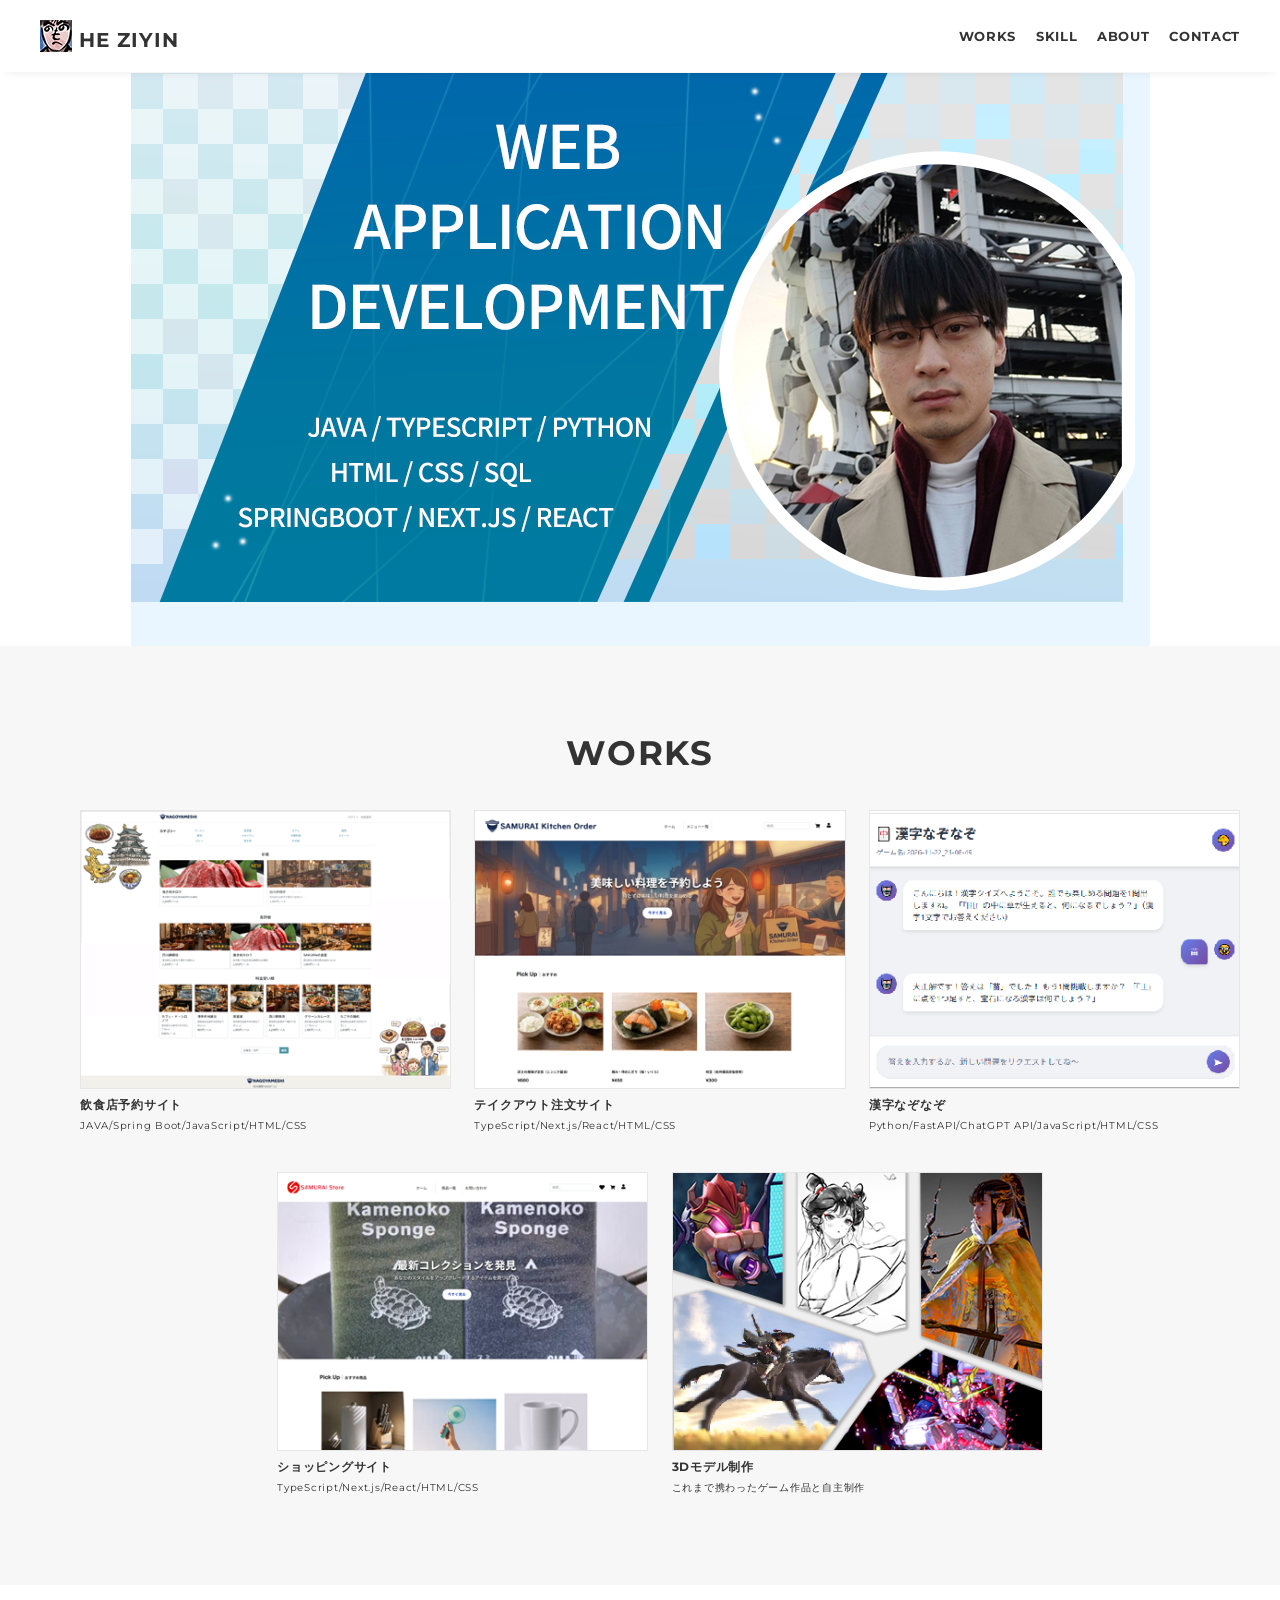
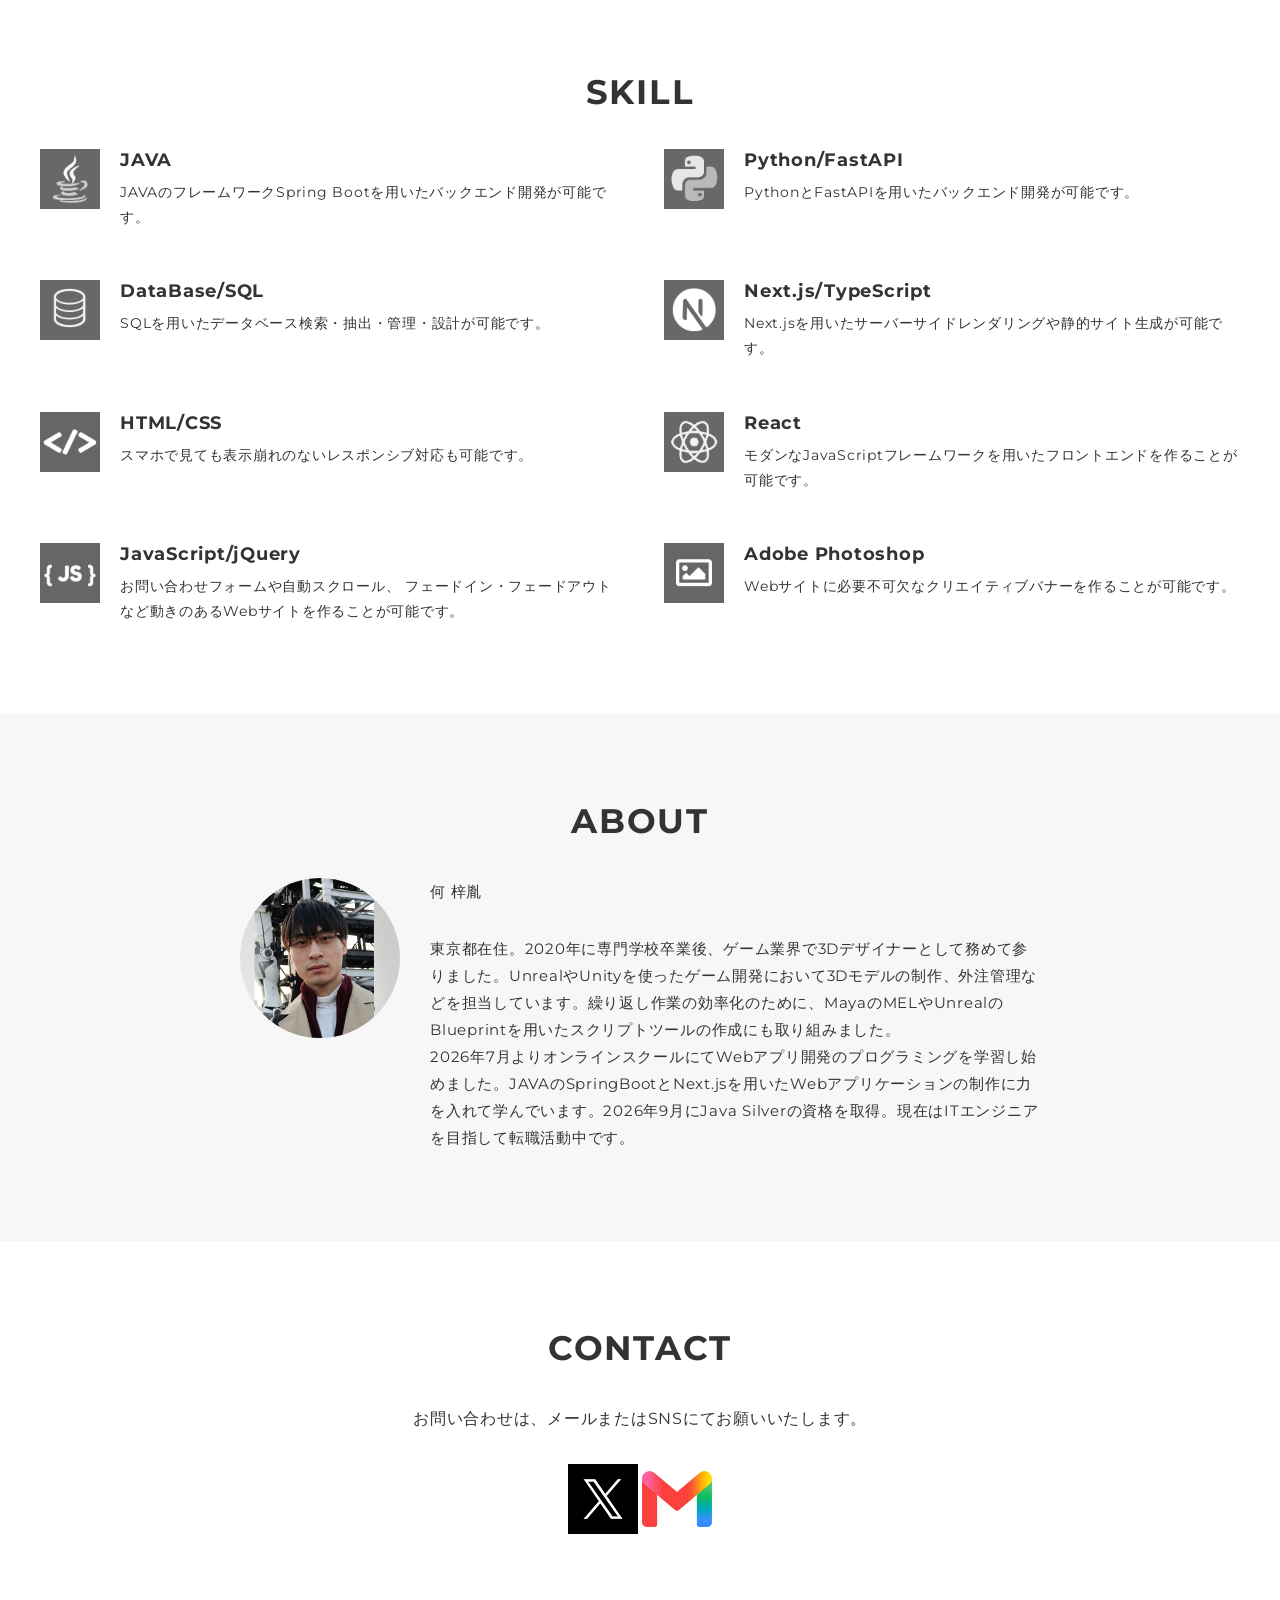
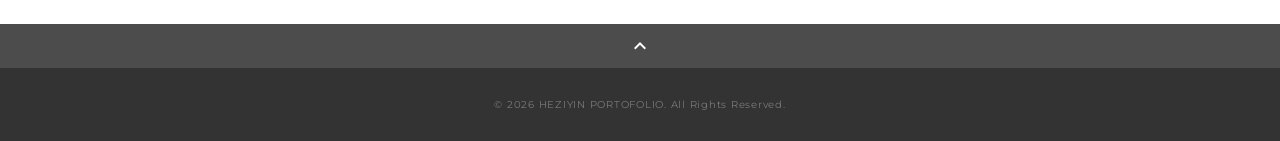
<file: index.html>
<!DOCTYPE html>
<html>
<head>
  <meta charset="utf-8">
  <meta name="viewport" content="width=device-width, initial-scale=1.0, maximum-scale=1.0, minimum-scale=1.0">
  <title>HE ZIYIN ポートフォリオ</title>
  <link rel="icon" href="img/favicon.ico" sizes="any">
  <link rel="preconnect" href="https://fonts.gstatic.com">
  <link href="https://fonts.googleapis.com/css2?family=Montserrat:wght@400;700&display=swap" rel="stylesheet">
  <link href="https://fonts.googleapis.com/css?family=Material+Icons+Outlined" rel="stylesheet">
  <link href="css/ress.css" media="all" rel="stylesheet" type="text/css" />
  <link href="css/style.css" media="all" rel="stylesheet" type="text/css" />
</head>

<body>
  <div class="wrapper">

    <!-- header -->
    <header class="header ">
      <div class="container">
        <h1 class="header-logo">
          <img src="img/favicon.ico" alt="favicon">
          <a href="#">HE ZIYIN</a>
        </h1>
        <nav class="gnav">
          <ul class="gnav-list">
            <li class="gnav-item"><a href="#works">WORKS</a></li>
            <li class="gnav-item"><a href="#skill">SKILL</a></li>
            <li class="gnav-item"><a href="#about">ABOUT</a></li>
            <li class="gnav-item"><a href="#contact">CONTACT</a></li>
          </ul>
        </nav>
      </div>
    </header>
    <!-- /header -->

    <main class="content">

      <!-- mv -->
      <div class="mv">
        <div class="mv-container">
          <img src="img/main.png" alt="">
        </div>
      </div>
      <!-- /mv -->

      <!-- works -->
      <section class="works section" id="works">
        <div class="container">
          <h2 class="title">WORKS</h2>
          <div class="works-list works-list--3col works-list--center">
            <a class="works-item" href="works-3.html">
              <div class="works-img"><img src="img/works/JAVA(BootSpring).png" alt="JAVA(BootSpring)" /></div>
              <p class="works-name">飲食店予約サイト</p>
              <p class="works-info">JAVA/Spring Boot/JavaScript/HTML/CSS</p>
            </a>
            <a class="works-item" href="works-1.html">
              <div class="works-img"><img src="img/works/html1.png" alt="html1" /></div>
              <p class="works-name">テイクアウト注文サイト</p>
              <p class="works-info">TypeScript/Next.js/React/HTML/CSS</p>
            </a>
            <a class="works-item" href="works-5.html">
              <div class="works-img"><img src="img/works/html5.png" alt="html5" /></div>
              <p class="works-name">漢字なぞなぞ</p>
              <p class="works-info">Python/FastAPI/ChatGPT API/JavaScript/HTML/CSS</p>
            </a>
            <a class="works-item" href="works-2.html">
              <div class="works-img"><img src="img/works/html2.png" alt="html2" /></div>
              <p class="works-name">ショッピングサイト</p>
              <p class="works-info">TypeScript/Next.js/React/HTML/CSS</p>
            </a>
            <a class="works-item" href="works-4.html">
              <div class="works-img"><img src="img/works/3Dworks.png" alt="3Dworks" /></div>
              <p class="works-name">3Dモデル制作</p>
              <p class="works-info">これまで携わったゲーム作品と自主制作</p>
            </a>
          </div>
        </div>
      </section>
      <!-- /works -->

      <!-- skill -->
      <section class="skill section" id="skill">
        <div class="container">
          <h2 class="title">SKILL</h2>

          <div class="skill-list">
            <div class="skill-item">
              <p class="skill-img"><img src="img/skills/java.png" alt="java"></p>
              <div class="skill-body">
                <h3 class="skill-name">JAVA</h3>
                <p class="skill-text">
                  JAVAのフレームワークSpring Bootを用いたバックエンド開発が可能です。</p>
              </div>
            </div>
            <div class="skill-item">
              <p class="skill-img"><img src="img/skills/python.png" alt="python"></p>
              <div class="skill-body">
                <h3 class="skill-name">Python/FastAPI</h3>
                <p class="skill-text">
                  PythonとFastAPIを用いたバックエンド開発が可能です。</p>
              </div>
            </div>
            <div class="skill-item">
              <p class="skill-img"><img src="img/skills/database.png" alt="database"></p>
              <div class="skill-body">
                <h3 class="skill-name">DataBase/SQL</h3>
                <p class="skill-text">
                  SQLを用いたデータベース検索・抽出・管理・設計が可能です。</p>
              </div>
            </div>
            <div class="skill-item">
              <p class="skill-img"><img src="img/skills/nextjs.png" alt="nextjs"></p>
              <div class="skill-body">
                <h3 class="skill-name">Next.js/TypeScript</h3>
                <p class="skill-text">
                  Next.jsを用いたサーバーサイドレンダリングや静的サイト生成が可能です。</p>
              </div>
            </div>
            <div class="skill-item">
              <p class="skill-img"><img src="img/skills/html.png" alt="html"></p>
              <div class="skill-body">
                <h3 class="skill-name">HTML/CSS</h3>
                <p class="skill-text">
                  スマホで見ても表示崩れのないレスポンシブ対応も可能です。</p>
              </div>
            </div>
            <div class="skill-item">
              <p class="skill-img"><img src="img/skills/react.png" alt="react"></p>
              <div class="skill-body">
                <h3 class="skill-name">React</h3>
                <p class="skill-text">
                  モダンなJavaScriptフレームワークを用いたフロントエンドを作ることが可能です。</p>
              </div>
            </div>
            <div class="skill-item">
              <p class="skill-img"><img src="img/skills/js.png" alt="javascript"></p>
              <div class="skill-body">
                <h3 class="skill-name">JavaScript/jQuery</h3>
                <p class="skill-text">
                  お問い合わせフォームや自動スクロール、 フェードイン・フェードアウトなど動きのあるWebサイトを作ることが可能です。</p>
              </div>
            </div>
            <div class="skill-item">
              <p class="skill-img"><img src="img/skills/photoshop.png" alt="photoshop"></p>
              <div class="skill-body">
                <h3 class="skill-name">Adobe Photoshop</h3>
                <p class="skill-text">
                  Webサイトに必要不可欠なクリエイティブバナーを作ることが可能です。</p>
              </div>
            </div>

          </div>
        </div>
      </section>
      <!-- /skill -->

      <!-- about -->
      <section class="about section" id="about">
        <div class="container">
          <h2 class="title">ABOUT</h2>
          <div class="profile">
            <p class="profile-img">
              <img src="img/about.png" alt="about">
            </p>
            <div class="profile-body">
              <p>
                何 梓胤
              </p>
              <p>
                東京都在住。2020年に専門学校卒業後、ゲーム業界で3Dデザイナーとして務めて参りました。UnrealやUnityを使ったゲーム開発において3Dモデルの制作、外注管理などを担当しています。繰り返し作業の効率化のために、MayaのMELやUnrealのBlueprintを用いたスクリプトツールの作成にも取り組みました。
                <br>2026年7月よりオンラインスクールにてWebアプリ開発のプログラミングを学習し始めました。JAVAのSpringBootとNext.jsを用いたWebアプリケーションの制作に力を入れて学んでいます。2026年9月にJava Silverの資格を取得。現在はITエンジニアを目指して転職活動中です。
              </p>
              
            </div>
          </div>
        </div>
      </section>
      <!-- /about -->

      <!-- contact -->
      <section class="contact section" id="contact">
        <div class="container">
          <h2 class="title">CONTACT</h2>
          <p class="lead">
            お問い合わせは、<br class="sp-only">メールまたはSNSにてお願いいたします。
          </p>
          <div class="contact-list">
            <a href="https://x.com/X51PzrxZDwlYu63" target="_blank">
              <img src="img/icon_X.png" alt="X">
            </a>
            <a href="mailto:h953654073@gmail.com">
              <img src="img/icon_Gmail.png" alt="Gmail">
            </a>
          </div>
        </div>
      </section>
      <!-- /contact -->
      <div class="page-top" id="js-page-top">
        <span class="material-icons-outlined">expand_less</span>
      </div>
    </main>

    <!-- footer -->
    <footer class="footer">
      <div class="copyright">&copy; 2026 HEZIYIN PORTOFOLIO. All Rights Reserved.</div>
    </footer>
    <!-- /footer -->

  </div>
  <script src="https://ajax.googleapis.com/ajax/libs/jquery/3.6.0/jquery.min.js"></script>
  <script type='text/javascript' src="js/script.js"></script>
</body>
</html>
</file>
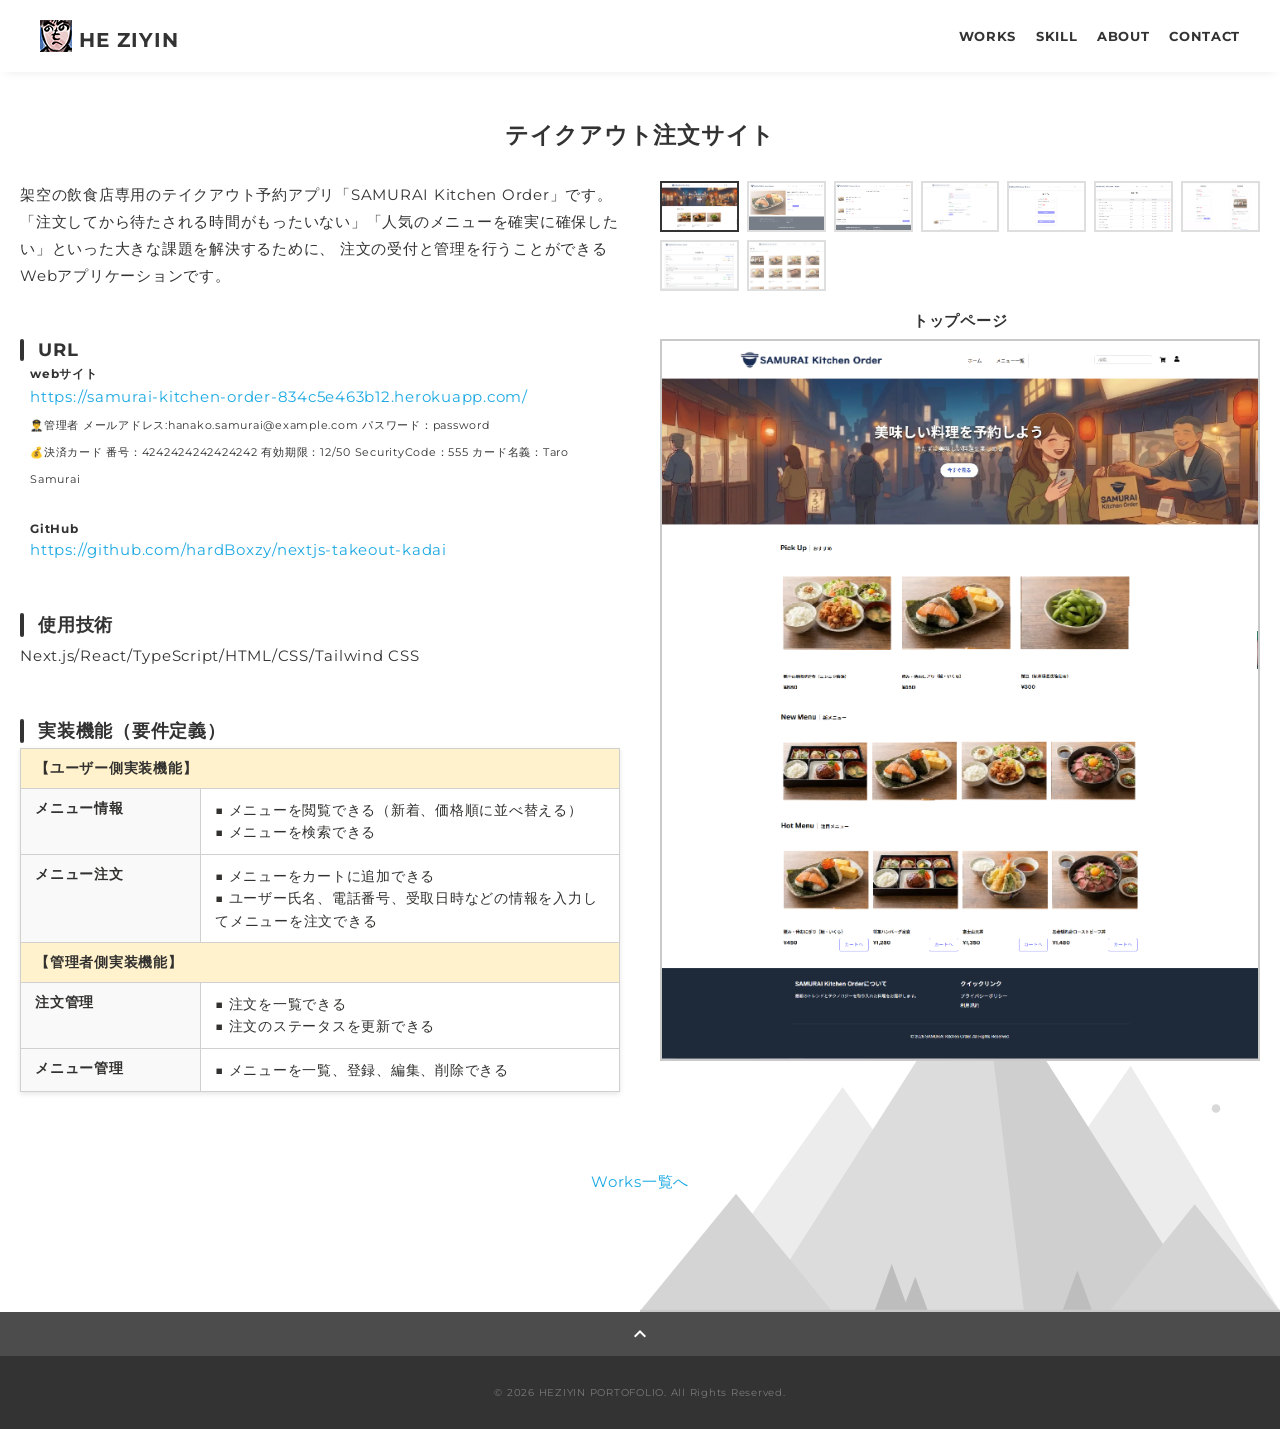
<file: works-1.html>
<!DOCTYPE html>
<html>
<head>
  <meta charset="utf-8">
  <meta name="viewport" content="width=device-width, initial-scale=1.0, maximum-scale=1.0, minimum-scale=1.0">
  <title>HE ZIYIN ポートフォリオ</title>
  <link rel="preconnect" href="https://fonts.gstatic.com">
  <link href="https://fonts.googleapis.com/css2?family=Montserrat:wght@400;700&display=swap" rel="stylesheet">
  <link href="https://fonts.googleapis.com/css?family=Material+Icons+Outlined" rel="stylesheet">
  <link href="css/ress.css" media="all" rel="stylesheet" type="text/css" />
  <link href="css/style.css" media="all" rel="stylesheet" type="text/css" />
</head>

<body>
    <!-- header -->
    <header class="header ">
      <div class="container">
        <h1 class="header-logo">
          <img src="img/favicon.ico" alt="favicon">
          <a href="index.html">HE ZIYIN</a>
        </h1>
        <nav class="gnav">
          <ul class="gnav-list">
            <li class="gnav-item"><a href="index.html#works">WORKS</a></li>
            <li class="gnav-item"><a href="index.html#skill">SKILL</a></li>
            <li class="gnav-item"><a href="index.html#about">ABOUT</a></li>
            <li class="gnav-item"><a href="index.html#contact">CONTACT</a></li>
          </ul>
        </nav>
      </div>
    </header>
    <!-- /header -->

    <main class="content">
      <article class="article article--deco">
        <div class="article-container article-container--wide">
          <h2 class="article-title">テイクアウト注文サイト</h2>
          <div class="article-body article-body--two-col">

            <!-- 左カラム：その他の項目 -->
            <section class="article-col article-col--info">
            <p>
              架空の飲食店専用のテイクアウト予約アプリ「SAMURAI Kitchen Order」です。
              <br>「注文してから待たされる時間がもったいない」「人気のメニューを確実に確保したい」といった大きな課題を解決するために、
              注文の受付と管理を行うことができるWebアプリケーションです。
            </p>
            <h3>URL</h3>
            <div style="margin-left: 10px !important;">
              <h5>webサイト</h5>
              <p>
                <a href="https://samurai-kitchen-order-834c5e463b12.herokuapp.com/" target="_blank" rel="noopener">https://samurai-kitchen-order-834c5e463b12.herokuapp.com/</a>
                              <span class="account-info">
                  <br>👨‍✈️管理者 メールアドレス:hanako.samurai@example.com パスワード：password
                  <br>💰決済カード	番号：4242424242424242 有効期限：12/50 
                   SecurityCode：555  カード名義：Taro Samurai
                 </span>
              </p>
              
          <h5>GitHub</h5>
              <p><a href="https://github.com/hardBoxzy/nextjs-takeout-kadai" target="_blank" rel="noopener">https://github.com/hardBoxzy/nextjs-takeout-kadai</a></p>
            </div>
            <h3>使用技術</h3>
            <p>Next.js/React/TypeScript/HTML/CSS/Tailwind CSS</p>
            <h3>実装機能（要件定義）</h3>
            <table class="excel-table">
                <tbody>
                    <!-- ユーザー側実装機能 -->
                    <tr class="category-row">
                        <td colspan="2">【ユーザー側実装機能】</td>
                    </tr>
                    <tr>
                        <td class="subcategory-cell">メニュー情報</td>
                        <td class="feature-cell">
                            ■ メニューを閲覧できる（新着、価格順に並べ替える）<br>
                            ■ メニューを検索できる
                        </td>
                    </tr>
                    <tr>
                        <td class="subcategory-cell">メニュー注文</td>
                        <td class="feature-cell">
                            ■ メニューをカートに追加できる<br>
                            ■ ユーザー氏名、電話番号、受取日時などの情報を入力してメニューを注文できる
                        </td>
                    </tr>

                    <!-- 管理者側実装機能 -->
                    <tr class="category-row">
                        <td colspan="2">【管理者側実装機能】</td>
                    </tr>
                    <tr>
                        <td class="subcategory-cell">注文管理</td>
                        <td class="feature-cell">
                            ■ 注文を一覧できる<br>
                            ■ 注文のステータスを更新できる
                        </td>
                    </tr>
                    <tr>
                        <td class="subcategory-cell">メニュー管理</td>
                        <td class="feature-cell">
                            ■ メニューを一覧、登録、編集、削除できる
                        </td>
                    </tr>
                </tbody>
            </table>
            </section>

            <!-- 右カラム：ページ一覧 -->
            <section class="article-col article-col--pages">
              <div class="gallery">
                <!-- サムネイル一覧（2行） -->
                <ul class="gallery-thumbs">
                  <li><button type="button" class="gallery-thumb is-active" title="トップページ"><img src="img/works-detail/works-1.png" alt="トップページ"></button></li>
                  <li><button type="button" class="gallery-thumb" title="メニュー詳細ページ"><img src="img/works-detail/works-1-3.png" alt="メニュー詳細ページ"></button></li>
                  <li><button type="button" class="gallery-thumb" title="ショッピングカートページ"><img src="img/works-detail/works-1-4.png" alt="ショッピングカートページ"></button></li>
                  <li><button type="button" class="gallery-thumb" title="注文確認ページ"><img src="img/works-detail/works-1-5.png" alt="注文確認ページ"></button></li>
                  <li><button type="button" class="gallery-thumb" title="管理者ログインページ"><img src="img/works-detail/works-1-6.png" alt="管理者ログインページ"></button></li>
                  <li><button type="button" class="gallery-thumb" title="管理者メニュー管理ページ"><img src="img/works-detail/works-1-7.png" alt="管理者メニュー管理ページ"></button></li>
                  <li><button type="button" class="gallery-thumb" title="商品登録／編集ページ"><img src="img/works-detail/works-1-8.png" alt="商品登録／編集ページ"></button></li>
                  <li><button type="button" class="gallery-thumb" title="注文管理ページ"><img src="img/works-detail/works-1-9.png" alt="注文管理ページ"></button></li>
                  <li><button type="button" class="gallery-thumb" title="メニュー一覧ページ"><img src="img/works-detail/works-1-2.png" alt="メニュー一覧ページ"></button></li>
                </ul>
                <!-- 選択中の画像 -->
                <figure class="gallery-main">
                  <figcaption class="gallery-caption">トップページ</figcaption>
                  <img class="works-detail-img gallery-main-img" src="img/works-detail/works-1.png" alt="トップページ">
                </figure>
              </div>
            </section>
          </div>
          <div class="home-link">
            <a href="index.html#works">Works一覧へ</a>
          </div>
        </div>
      </article>

      <div class="page-top" id="js-page-top">
        <span class="material-icons-outlined">expand_less</span>
      </div>
    </main>
    <!-- footer -->
    <footer class="footer">
      <div class="copyright">&copy; 2026 HEZIYIN PORTOFOLIO. All Rights Reserved.</div>
    </footer>
    <!-- /footer -->

  <script src="https://ajax.googleapis.com/ajax/libs/jquery/3.6.0/jquery.min.js"></script>
  <script type='text/javascript' src="js/script.js"></script>
  <script src="js/gallery.js"></script>
</body>
</html>
</file>
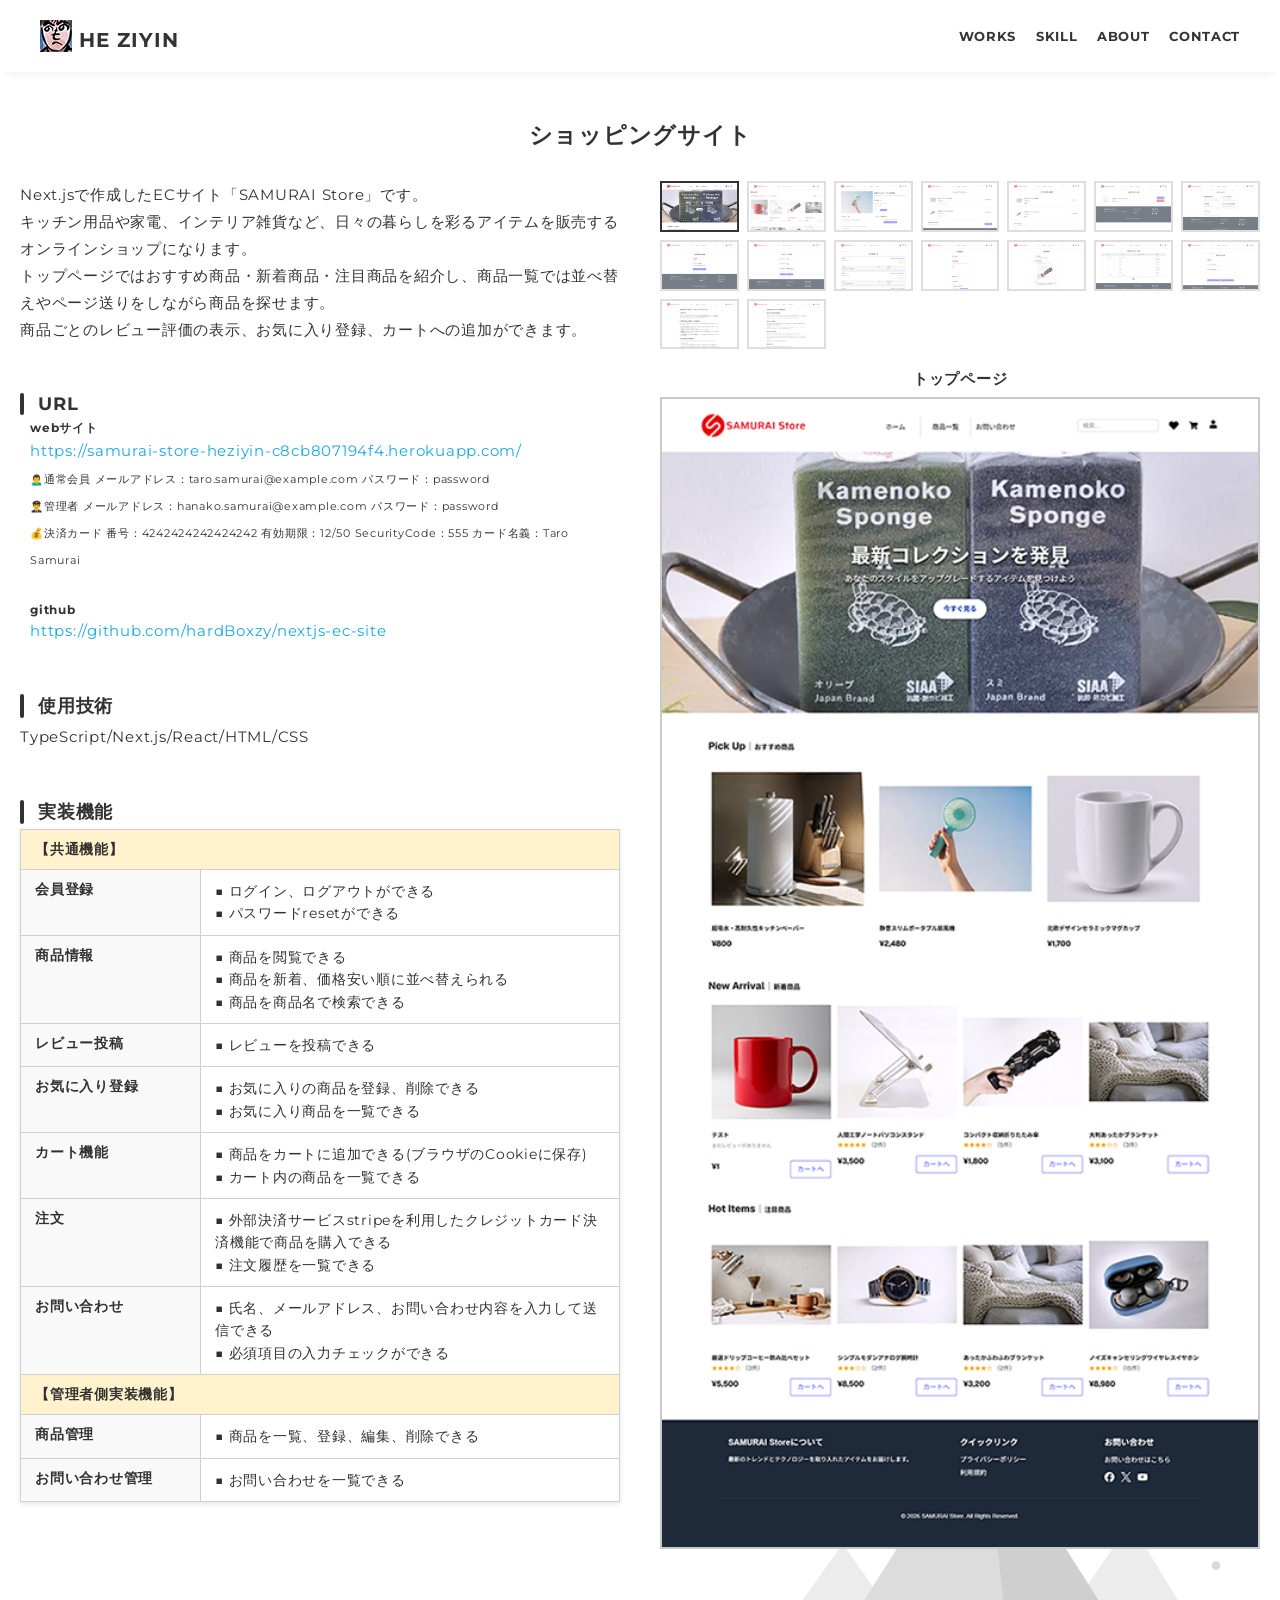
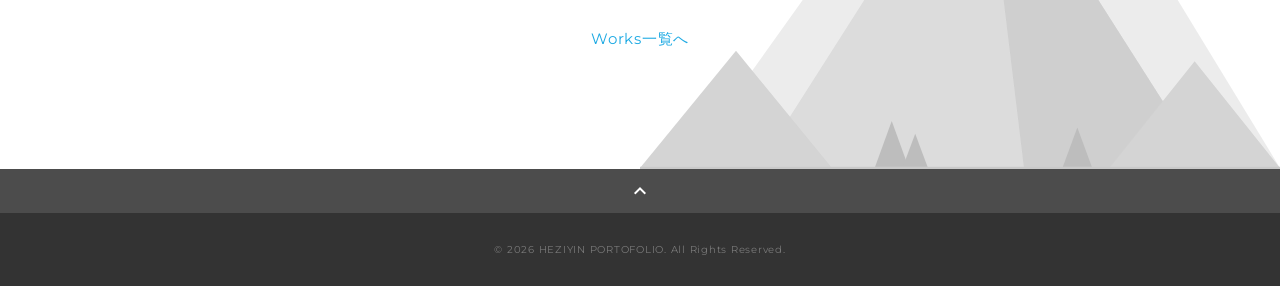
<file: works-2.html>
<!DOCTYPE html>
<html>
<head>
  <meta charset="utf-8">
  <meta name="viewport" content="width=device-width, initial-scale=1.0, maximum-scale=1.0, minimum-scale=1.0">
  <title>HE ZIYIN ポートフォリオ</title>
  <link rel="preconnect" href="https://fonts.gstatic.com">
  <link href="https://fonts.googleapis.com/css2?family=Montserrat:wght@400;700&display=swap" rel="stylesheet">
  <link href="https://fonts.googleapis.com/css?family=Material+Icons+Outlined" rel="stylesheet">
  <link href="css/ress.css" media="all" rel="stylesheet" type="text/css" />
  <link href="css/style.css" media="all" rel="stylesheet" type="text/css" />
 </head>

<body>
    <!-- header -->
    <header class="header ">
      <div class="container">
        <h1 class="header-logo">
          <img src="img/favicon.ico" alt="favicon">
          <a href="index.html">HE ZIYIN</a>
        </h1>
        <nav class="gnav">
          <ul class="gnav-list">
            <li class="gnav-item"><a href="index.html#works">WORKS</a></li>
            <li class="gnav-item"><a href="index.html#skill">SKILL</a></li>
            <li class="gnav-item"><a href="index.html#about">ABOUT</a></li>
            <li class="gnav-item"><a href="index.html#contact">CONTACT</a></li>
          </ul>
        </nav>
      </div>
    </header>
    <!-- /header -->

    <main class="content">
      <article class="article article--deco">
        <div class="article-container article-container--wide">
          <h2 class="article-title">ショッピングサイト</h2>
          <div class="article-body article-body--two-col">

            <!-- 右カラム：その他の項目 -->
            <section class="article-col article-col--info">
            <p>
              Next.jsで作成したECサイト「SAMURAI Store」です。
              <br>キッチン用品や家電、インテリア雑貨など、日々の暮らしを彩るアイテムを販売するオンラインショップになります。
              <br>トップページではおすすめ商品・新着商品・注目商品を紹介し、商品一覧では並べ替えやページ送りをしながら商品を探せます。
              <br>商品ごとのレビュー評価の表示、お気に入り登録、カートへの追加ができます。
            </p>
            <h3>URL</h3>
            <div style="margin-left: 10px !important;">
              <h5>webサイト</h5>
              <p>
                <a href="https://samurai-store-heziyin-c8cb807194f4.herokuapp.com/" target="_blank" rel="noopener">https://samurai-store-heziyin-c8cb807194f4.herokuapp.com/</a>
                <span class="account-info">
                  <br>🙍‍♂️通常会員 メールアドレス：taro.samurai@example.com パスワード：password
                  <br>👨‍✈️管理者 メールアドレス：hanako.samurai@example.com パスワード：password
                  <br>💰決済カード	番号：4242424242424242 有効期限：12/50 
                   SecurityCode：555  カード名義：Taro Samurai
                 </span>
              </p>
            
            <h5 >github</h5>
              <p><a href="https://github.com/hardBoxzy/nextjs-ec-site" target="_blank" rel="noopener">https://github.com/hardBoxzy/nextjs-ec-site</a></p>
            </div>
            <h3>使用技術</h3>
            <p>TypeScript/Next.js/React/HTML/CSS</p>
            <h3>実装機能</h3>
            <table class="excel-table">
                <tbody>
                    <!-- ユーザー側実装機能 -->
                    <tr class="category-row">
                        <td colspan="2">【共通機能】</td>
                    </tr>
                    <tr>
                        <td class="subcategory-cell">会員登録</td>
                        <td class="feature-cell">
                            ■ ログイン、ログアウトができる<br>
                            ■ パスワードresetができる
                        </td>
                    </tr>
                    <tr>
                        <td class="subcategory-cell">商品情報</td>
                        <td class="feature-cell">
                            ■ 商品を閲覧できる<br>
                            ■ 商品を新着、価格安い順に並べ替えられる<br>
                            ■ 商品を商品名で検索できる
                        </td>
                    </tr>
                    <tr>
                        <td class="subcategory-cell">レビュー投稿</td>
                        <td class="feature-cell">
                            ■ レビューを投稿できる<br>
                        </td>
                    </tr>
                    <tr>
                        <td class="subcategory-cell">お気に入り登録</td>
                        <td class="feature-cell">
                            ■ お気に入りの商品を登録、削除できる<br>
                            ■ お気に入り商品を一覧できる
                        </td>
                    </tr>
                    <tr>
                        <td class="subcategory-cell">カート機能</td>
                        <td class="feature-cell">
                            ■ 商品をカートに追加できる(ブラウザのCookieに保存)<br>
                            ■ カート内の商品を一覧できる
                        </td>
                    </tr>
                    <tr>
                        <td class="subcategory-cell">注文</td>
                        <td class="feature-cell">
                            ■ 外部決済サービスstripeを利用したクレジットカード決済機能で商品を購入できる<br>
                            ■ 注文履歴を一覧できる
                        </td>
                    </tr>
                    <tr>
                        <td class="subcategory-cell">お問い合わせ</td>
                        <td class="feature-cell">
                            ■ 氏名、メールアドレス、お問い合わせ内容を入力して送信できる<br>
                            ■ 必須項目の入力チェックができる
                        </td>
                    </tr>
                    <!-- 管理者側実装機能 -->
                    <tr class="category-row">
                        <td colspan="2">【管理者側実装機能】</td>
                    </tr>
                    <tr>
                        <td class="subcategory-cell">商品管理</td>
                        <td class="feature-cell">
                            ■ 商品を一覧、登録、編集、削除できる<br>
                        </td>
                    </tr>
                    <tr>
                        <td class="subcategory-cell">お問い合わせ管理</td>
                        <td class="feature-cell">
                            ■ お問い合わせを一覧できる<br>
                        </td>
                    </tr>
                </tbody>
            </table>


            </tbody>
            </table>
            </section>
            <!-- 左カラム：ページ一覧 -->
            <section class="article-col article-col--pages">
              <div class="gallery">
                <!-- サムネイル一覧 -->
                <ul class="gallery-thumbs">
                  <li><button type="button" class="gallery-thumb is-active" title="トップページ"><img src="img/works-detail/works-store-1.png" alt="トップページ"></button></li>
                  <li><button type="button" class="gallery-thumb" title="商品一覧ページ"><img src="img/works-detail/works-store-2.png" alt="商品一覧ページ"></button></li>
                  <li><button type="button" class="gallery-thumb" title="商品詳細ページ"><img src="img/works-detail/works-store-5.png" alt="商品詳細ページ"></button></li>
                  <li><button type="button" class="gallery-thumb" title="カートページ"><img src="img/works-detail/works-store-6.png" alt="カートページ"></button></li>
                  <li><button type="button" class="gallery-thumb" title="注文確認ページ"><img src="img/works-detail/works-store-7.png" alt="注文確認ページ"></button></li>
                  <li><button type="button" class="gallery-thumb" title="お気に入り一覧ページ"><img src="img/works-detail/works-store-8.png" alt="お気に入り一覧ページ"></button></li>
                  <li><button type="button" class="gallery-thumb" title="会員マイページ"><img src="img/works-detail/works-store-9.png" alt="会員マイページ"></button></li>
                  <li><button type="button" class="gallery-thumb" title="会員情報編集ページ"><img src="img/works-detail/works-store-10.png" alt="会員情報編集ページ"></button></li>
                  <li><button type="button" class="gallery-thumb" title="パスワード変更ページ"><img src="img/works-detail/works-store-11.png" alt="パスワード変更ページ"></button></li>
                  <li><button type="button" class="gallery-thumb" title="注文履歴ページ"><img src="img/works-detail/works-store-12.png" alt="注文履歴ページ"></button></li>
                  <li><button type="button" class="gallery-thumb" title="商品登録ページ(管理者向け)"><img src="img/works-detail/works-store-13.png" alt="商品登録ページ(管理者向け)"></button></li>
                  <li><button type="button" class="gallery-thumb" title="商品編集ページ(管理者向け)"><img src="img/works-detail/works-store-14.png" alt="商品編集ページ(管理者向け)"></button></li>
                  <li><button type="button" class="gallery-thumb" title="お問い合わせ一覧ページ(管理者向け)"><img src="img/works-detail/works-store-15.png" alt="お問い合わせ一覧ページ(管理者向け)"></button></li>
                  <li><button type="button" class="gallery-thumb" title="お問い合わせページ"><img src="img/works-detail/works-store-3.png" alt="お問い合わせページ"></button></li>
                  <li><button type="button" class="gallery-thumb" title="プライバシーポリシーページ"><img src="img/works-detail/works-store-4.png" alt="プライバシーポリシーページ"></button></li>
                  <li><button type="button" class="gallery-thumb" title="利用規約ページ"><img src="img/works-detail/works-store-16.png" alt="利用規約ページ"></button></li>
                </ul>
                <!-- 選択中の画像 -->
                <figure class="gallery-main">
                  <figcaption class="gallery-caption">トップページ</figcaption>
                  <img class="works-detail-img gallery-main-img" src="img/works-detail/works-store-1.png" alt="トップページ">
                </figure>
              </div>
            </section>
          </div>
          <div class="home-link">
            <a href="index.html#works">Works一覧へ</a>
          </div>
        </div>
      </article>

      <div class="page-top" id="js-page-top">
        <span class="material-icons-outlined">expand_less</span>
      </div>
    </main>
    <!-- footer -->
    <footer class="footer">
      <div class="copyright">&copy; 2026 HEZIYIN PORTOFOLIO. All Rights Reserved.</div>
    </footer>
    <!-- /footer -->

  <script src="https://ajax.googleapis.com/ajax/libs/jquery/3.6.0/jquery.min.js"></script>
  <script type='text/javascript' src="js/script.js"></script>
  <script src="js/gallery.js"></script></body>
</html>
</file>
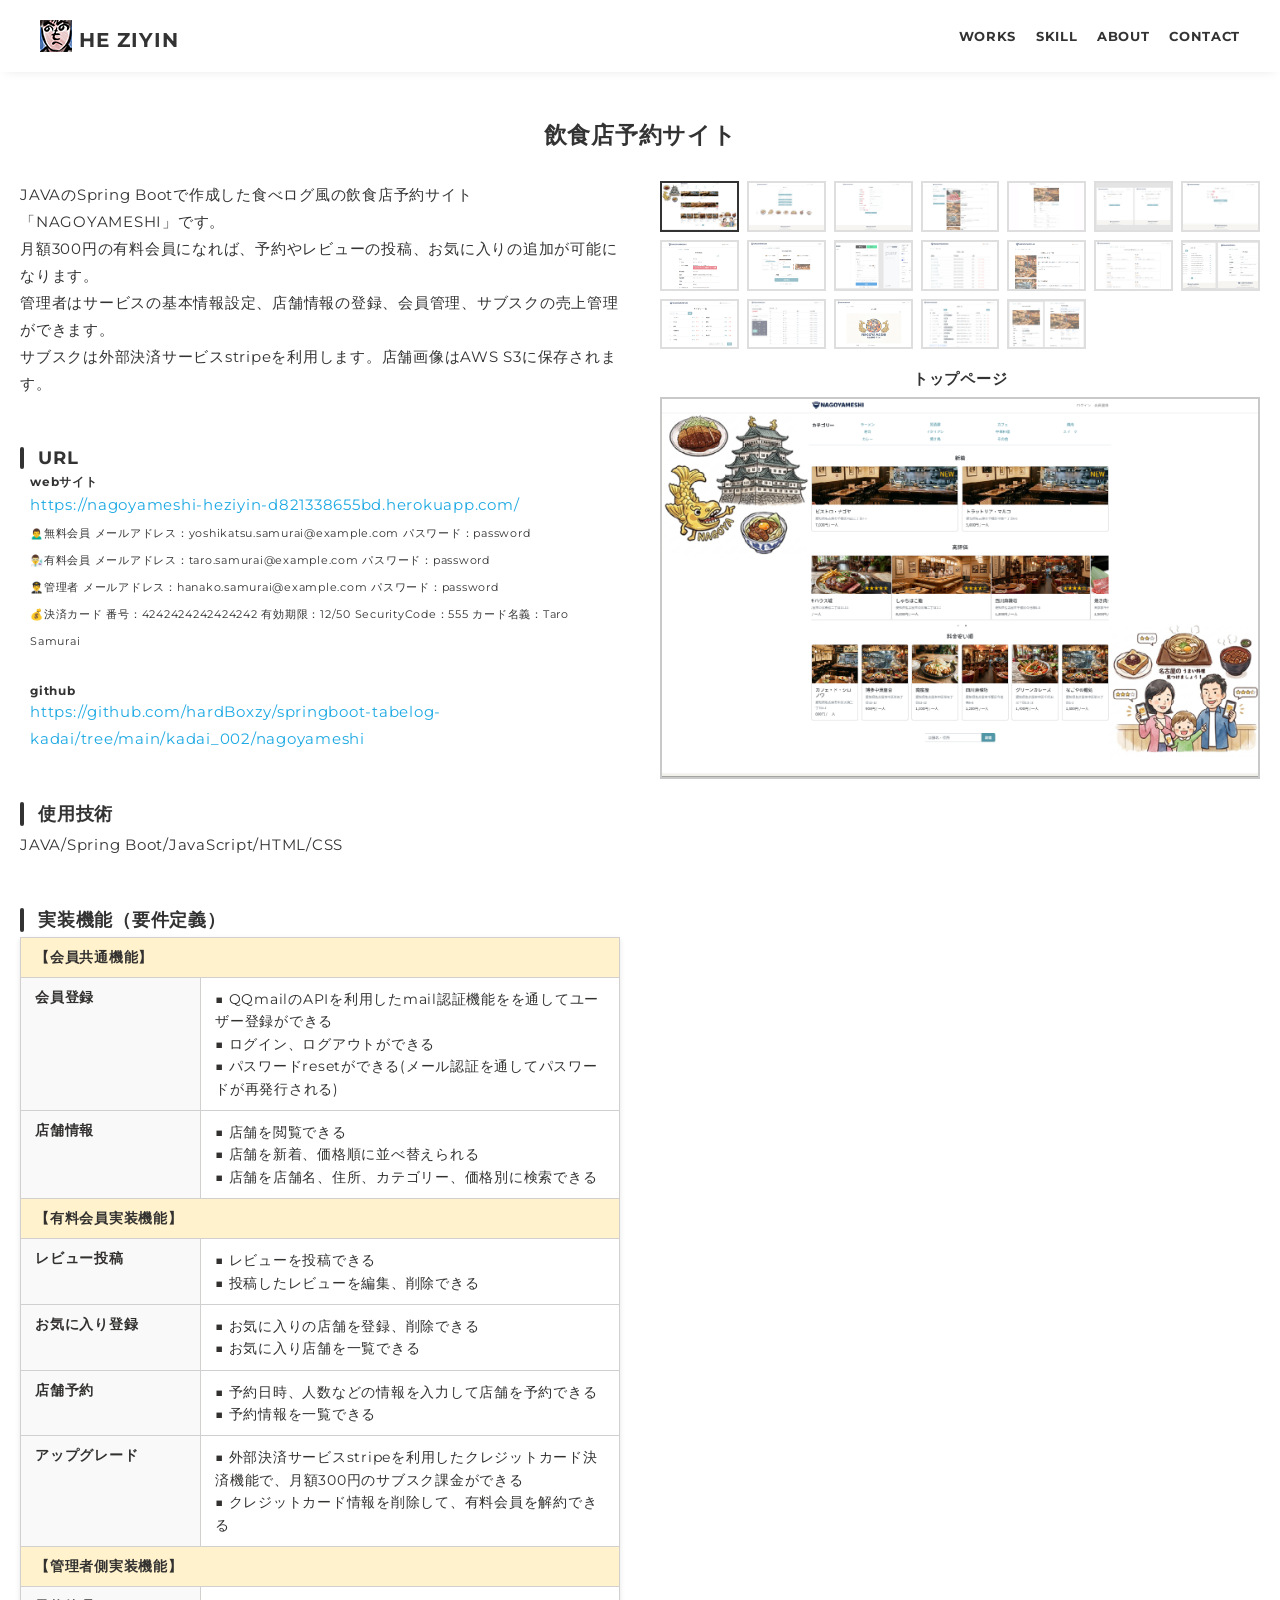
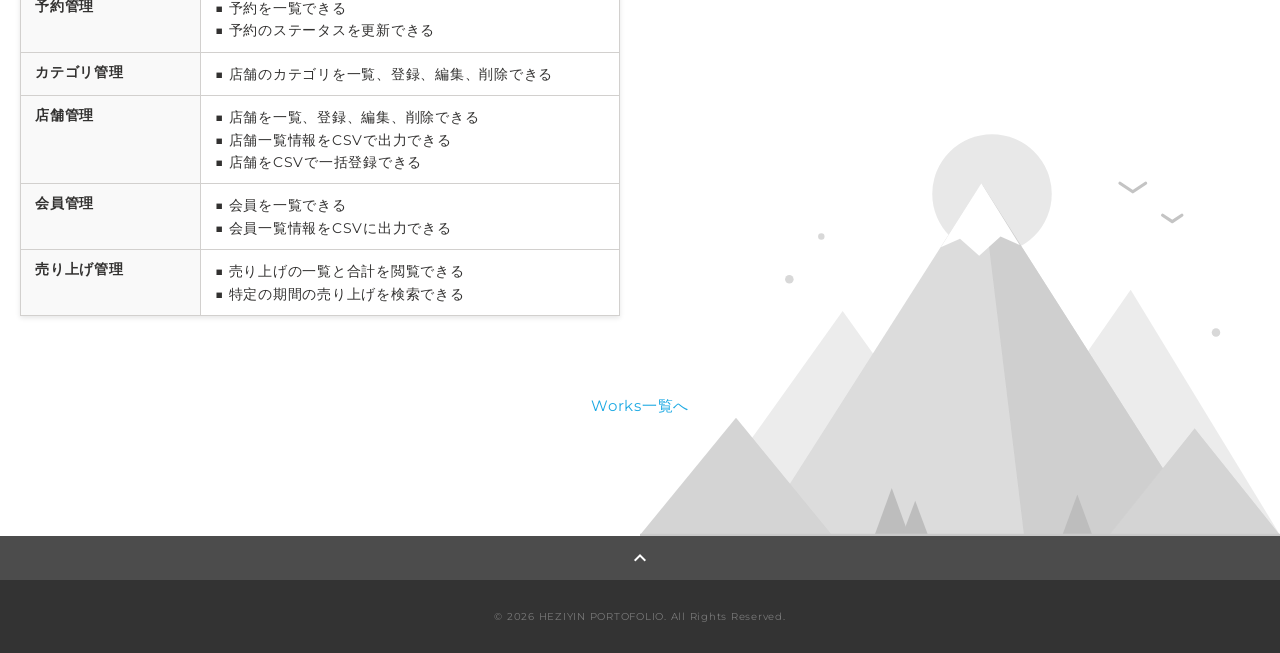
<file: works-3.html>
<!DOCTYPE html>
<html>
<head>
  <meta charset="utf-8">
  <meta name="viewport" content="width=device-width, initial-scale=1.0, maximum-scale=1.0, minimum-scale=1.0">
  <title>HE ZIYIN ポートフォリオ</title>
  <link rel="preconnect" href="https://fonts.gstatic.com">
  <link href="https://fonts.googleapis.com/css2?family=Montserrat:wght@400;700&display=swap" rel="stylesheet">
  <link href="https://fonts.googleapis.com/css?family=Material+Icons+Outlined" rel="stylesheet">
  <link href="css/ress.css" media="all" rel="stylesheet" type="text/css" />
  <link href="css/style.css" media="all" rel="stylesheet" type="text/css" />
 </head>

<body>
    <!-- header -->
    <header class="header ">
      <div class="container">
        <h1 class="header-logo">
          <img src="img/favicon.ico" alt="favicon">
          <a href="index.html">HE ZIYIN</a>
        </h1>
        <nav class="gnav">
          <ul class="gnav-list">
            <li class="gnav-item"><a href="index.html#works">WORKS</a></li>
            <li class="gnav-item"><a href="index.html#skill">SKILL</a></li>
            <li class="gnav-item"><a href="index.html#about">ABOUT</a></li>
            <li class="gnav-item"><a href="index.html#contact">CONTACT</a></li>
          </ul>
        </nav>
      </div>
    </header>
    <!-- /header -->

    <main class="content">
      <article class="article article--deco">
        <div class="article-container article-container--wide">
          <h2 class="article-title">飲食店予約サイト</h2>
          <div class="article-body article-body--two-col">


            <!-- 右カラム：その他の項目 -->
            <section class="article-col article-col--info">
            <p>
              JAVAのSpring Bootで作成した食べログ風の飲食店予約サイト「NAGOYAMESHI」です。
              <br>月額300円の有料会員になれば、予約やレビューの投稿、お気に入りの追加が可能になります。
              <br>管理者はサービスの基本情報設定、店舗情報の登録、会員管理、サブスクの売上管理ができます。
              <br>サブスクは外部決済サービスstripeを利用します。店舗画像はAWS S3に保存されます。
              
            </p>
            <h3>URL</h3>
            <div style="margin-left: 10px !important;">
              <h5 >webサイト</h5>
              <p ><a href="https://nagoyameshi-heziyin-d821338655bd.herokuapp.com/" target="_blank" rel="noopener" >https://nagoyameshi-heziyin-d821338655bd.herokuapp.com/</a>
                <span class="account-info">
                  <br>🙍‍♂️無料会員 メールアドレス：yoshikatsu.samurai@example.com パスワード：password
                  <br>👨‍🔬有料会員 メールアドレス：taro.samurai@example.com パスワード：password
                  <br>👨‍✈️管理者 メールアドレス：hanako.samurai@example.com パスワード：password
                  <br>💰決済カード	番号：4242424242424242 有効期限：12/50 
                   SecurityCode：555  カード名義：Taro Samurai
                 </span>
              </p>


              <p > 
              </p>
              
              
              <h5 >github</h5>
              <p><a href="https://github.com/hardBoxzy/springboot-tabelog-kadai/tree/main/kadai_002/nagoyameshi" target="_blank" rel="noopener">https://github.com/hardBoxzy/springboot-tabelog-kadai/tree/main/kadai_002/nagoyameshi</a></p>
            </div>
                        <h3>使用技術</h3>
            <p>JAVA/Spring Boot/JavaScript/HTML/CSS</p>
            <h3>実装機能（要件定義）</h3>
            <table class="excel-table">
                <tbody>
                    <!-- ユーザー側実装機能 -->
                    <tr class="category-row">
                        <td colspan="2">【会員共通機能】</td>
                    </tr>
                    <tr>
                        <td class="subcategory-cell">会員登録</td>
                        <td class="feature-cell">
                            ■ QQmailのAPIを利用したmail認証機能をを通してユーザー登録ができる<br>
                            ■ ログイン、ログアウトができる<br>
                            ■ パスワードresetができる(メール認証を通してパスワードが再発行される)
                        </td>
                    </tr>
                    <tr>
                        <td class="subcategory-cell">店舗情報</td>
                        <td class="feature-cell">
                            ■ 店舗を閲覧できる<br>
                            ■ 店舗を新着、価格順に並べ替えられる<br>
                            ■ 店舗を店舗名、住所、カテゴリー、価格別に検索できる
                        </td>
                    </tr>

                    <!-- 有料会員実装機能 -->
                    <tr class="category-row">
                        <td colspan="2">【有料会員実装機能】</td>
                    </tr>
                    <tr>
                        <td class="subcategory-cell">レビュー投稿</td>
                        <td class="feature-cell">
                            ■ レビューを投稿できる<br>
                            ■ 投稿したレビューを編集、削除できる
                        </td>
                    </tr>
                    <tr>
                        <td class="subcategory-cell">お気に入り登録</td>
                        <td class="feature-cell">
                            ■ お気に入りの店舗を登録、削除できる<br>
                            ■ お気に入り店舗を一覧できる
                        </td>
                    </tr>
                    <tr>
                        <td class="subcategory-cell">店舗予約</td>
                        <td class="feature-cell">
                            ■ 予約日時、人数などの情報を入力して店舗を予約できる<br>
                            ■ 予約情報を一覧できる
                        </td>
                    </tr>
                    <tr>
                        <td class="subcategory-cell">アップグレード</td>
                        <td class="feature-cell">
                            ■ 外部決済サービスstripeを利用したクレジットカード決済機能で、月額300円のサブスク課金ができる<br>
                            ■ クレジットカード情報を削除して、有料会員を解約できる
                        </td>
                    </tr>

                    <!-- 管理者側実装機能 -->
                    <tr class="category-row">
                        <td colspan="2">【管理者側実装機能】</td>
                    </tr>
                    <tr>
                        <td class="subcategory-cell">予約管理</td>
                        <td class="feature-cell">
                            ■ 予約を一覧できる<br>
                            ■ 予約のステータスを更新できる
                        </td>
                    </tr>
                    <tr>
                        <td class="subcategory-cell">カテゴリ管理</td>
                        <td class="feature-cell">
                            ■ 店舗のカテゴリを一覧、登録、編集、削除できる
                        </td>
                    </tr>
                    <tr>
                        <td class="subcategory-cell">店舗管理</td>
                        <td class="feature-cell">
                            ■ 店舗を一覧、登録、編集、削除できる<br>
                            ■ 店舗一覧情報をCSVで出力できる<br>
                            ■ 店舗をCSVで一括登録できる
                        </td>
                    </tr>
                    <tr>
                        <td class="subcategory-cell">会員管理</td>
                        <td class="feature-cell">
                            ■ 会員を一覧できる<br>
                            ■ 会員一覧情報をCSVに出力できる
                        </td>
                    </tr>
                    <tr>
                        <td class="subcategory-cell">売り上げ管理</td>
                        <td class="feature-cell">
                            ■ 売り上げの一覧と合計を閲覧できる<br>
                            ■ 特定の期間の売り上げを検索できる
                        </td>
                    </tr>
                </tbody>
            </table>
            </section>
                        <!-- 左カラム：ページ一覧 -->
            <section class="article-col article-col--pages">
              <div class="gallery">
                <!-- サムネイル一覧（2行） -->
                <ul class="gallery-thumbs">
                  <li><button type="button" class="gallery-thumb is-active" title="トップページ"><img src="img/works-detail/works-2-1.png" alt="トップページ"></button></li>
                  <li><button type="button" class="gallery-thumb" title="ログインページ"><img src="img/works-detail/works-2-2.png" alt="ログインページ"></button></li>
                  <li><button type="button" class="gallery-thumb" title="会員登録ページ"><img src="img/works-detail/works-2-3.png" alt="会員登録ページ"></button></li>
                  <li><button type="button" class="gallery-thumb" title="店舗一覧ページ"><img src="img/works-detail/works-2-4.png" alt="店舗一覧ページ"></button></li>
                  <li><button type="button" class="gallery-thumb" title="店舗詳細ページ"><img src="img/works-detail/works-2-5.png" alt="店舗詳細ページ"></button></li>
                  <li><button type="button" class="gallery-thumb" title="レビュー投稿・編集ページ"><img src="img/works-detail/works-2-6.png" alt="レビュー投稿・編集ページ"></button></li>
                  <li><button type="button" class="gallery-thumb" title="パスワードリセットページ"><img src="img/works-detail/works-2-7.png" alt="パスワードリセットページ"></button></li>
                  <li><button type="button" class="gallery-thumb" title="会員情報ページ"><img src="img/works-detail/works-2-8.png" alt="会員情報ページ"></button></li>
                  <li><button type="button" class="gallery-thumb" title="サブスク確認ページ"><img src="img/works-detail/works-2-9.png" alt="サブスク確認ページ"></button></li>
                  <li><button type="button" class="gallery-thumb" title="サブスク決済・キャンセルページ"><img src="img/works-detail/works-2-10.png" alt="サブスク決済・キャンセルページ"></button></li>
                  <li><button type="button" class="gallery-thumb" title="予約一覧ページ"><img src="img/works-detail/works-2-11.png" alt="予約一覧ページ"></button></li>
                  <li><button type="button" class="gallery-thumb" title="お気に入り一覧ページ"><img src="img/works-detail/works-2-12.png" alt="お気に入り一覧ページ"></button></li>
                  <li><button type="button" class="gallery-thumb" title="レビュー一覧ページ"><img src="img/works-detail/works-2-13.png" alt="レビュー一覧ページ"></button></li>
                  <li><button type="button" class="gallery-thumb" title="会員一覧・詳細ページ（管理者向け）"><img src="img/works-detail/works-2-14.png" alt="会員一覧・詳細ページ（管理者向け）"></button></li>
                  <li><button type="button" class="gallery-thumb" title="カテゴリー管理ページ"><img src="img/works-detail/works-2-15.png" alt="カテゴリー管理ページ）"></button></li>
                  <li><button type="button" class="gallery-thumb" title="売上管理ページ"><img src="img/works-detail/works-2-16.png" alt="売上管理ページ"></button></li>
                  <li><button type="button" class="gallery-thumb" title="会社概要ページ"><img src="img/works-detail/works-2-17.png" alt="会社概要ページ"></button></li>
                  <li><button type="button" class="gallery-thumb" title="店舗一覧ページ(管理者向け)"><img src="img/works-detail/works-2-18.png" alt="店舗一覧ページ(管理者向け)"></button></li>
                  <li><button type="button" class="gallery-thumb" title="店舗詳細・編集ページ(管理者向け)"><img src="img/works-detail/works-2-19.png" alt="店舗詳細・編集ページ(管理者向け)"></button></li>
                </ul>
                <!-- 選択中の画像 -->
                <figure class="gallery-main">
                  <figcaption class="gallery-caption">トップページ</figcaption>
                  <img class="works-detail-img gallery-main-img" src="img/works-detail/works-2-1.png" alt="トップページ">
                </figure>
              </div>
            </section>
          </div>
          <div class="home-link">
            <a href="index.html#works">Works一覧へ</a>
          </div>
        </div>
      </article>

      <div class="page-top" id="js-page-top">
        <span class="material-icons-outlined">expand_less</span>
      </div>
    </main>
    <!-- footer -->
    <footer class="footer">
      <div class="copyright">&copy; 2026 HEZIYIN PORTOFOLIO. All Rights Reserved.</div>
    </footer>
    <!-- /footer -->

  <script src="https://ajax.googleapis.com/ajax/libs/jquery/3.6.0/jquery.min.js"></script>
  <script type='text/javascript' src="js/script.js"></script>
  <script src="js/gallery.js"></script></body>
</html>
</file>
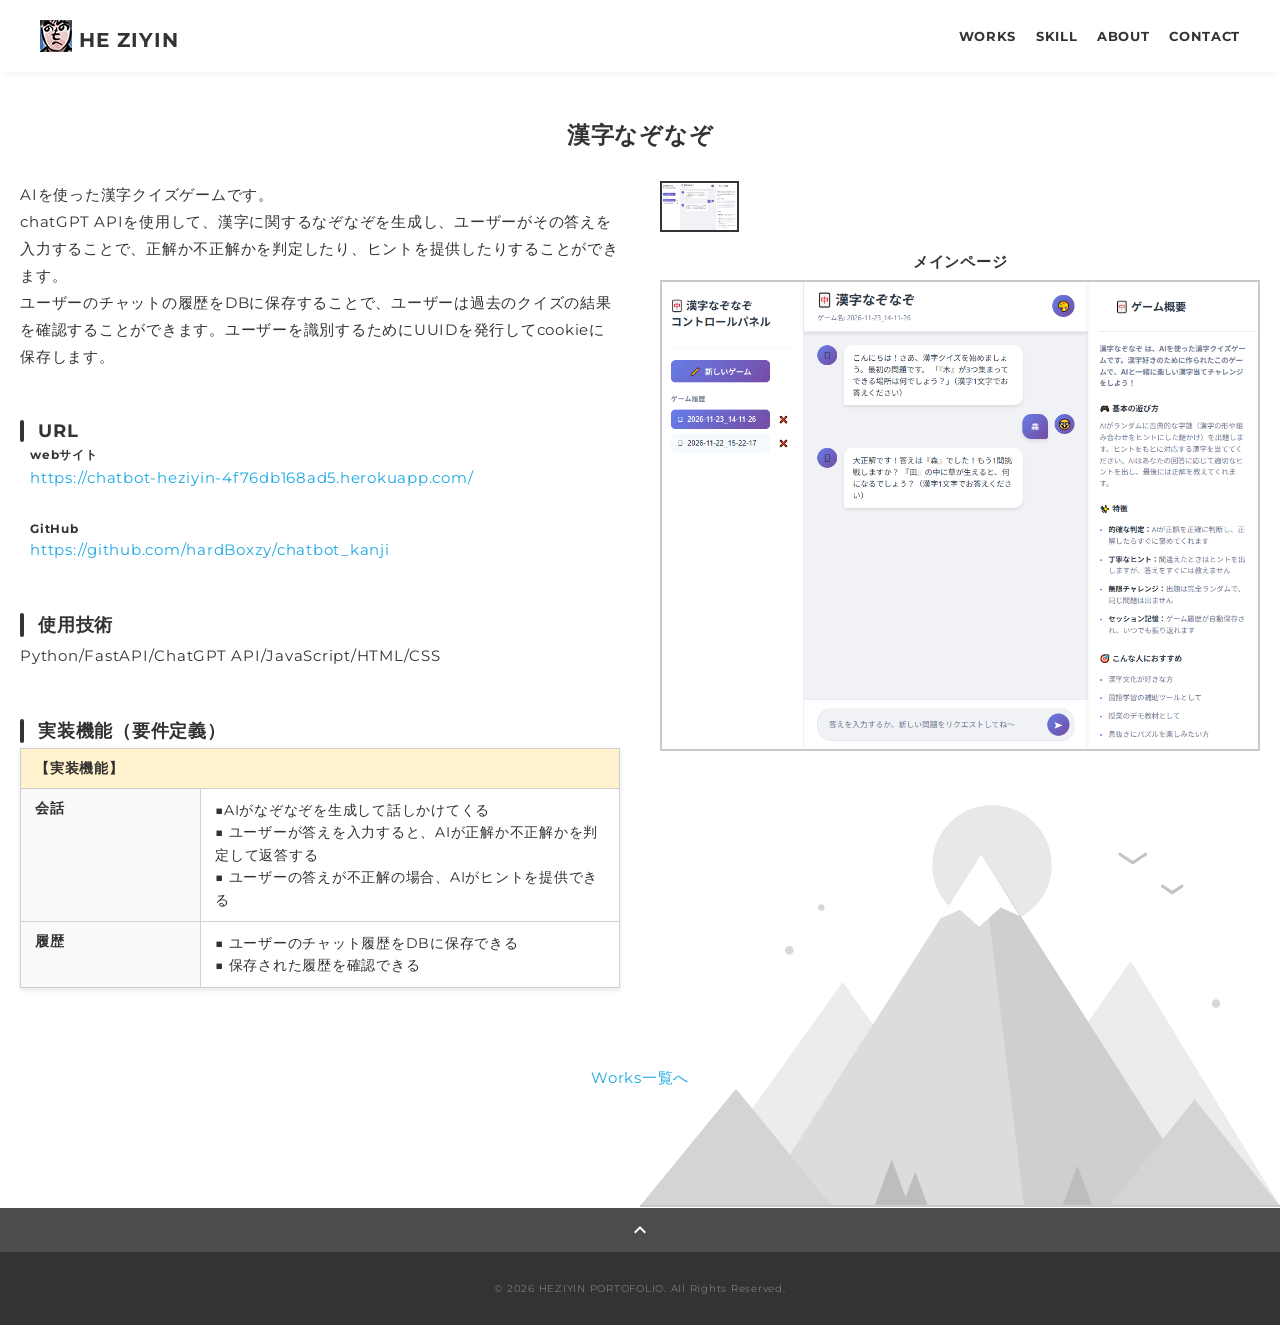
<file: works-5.html>
<!DOCTYPE html>
<html>
<head>
  <meta charset="utf-8">
  <meta name="viewport" content="width=device-width, initial-scale=1.0, maximum-scale=1.0, minimum-scale=1.0">
  <title>HE ZIYIN ポートフォリオ</title>
  <link rel="preconnect" href="https://fonts.gstatic.com">
  <link href="https://fonts.googleapis.com/css2?family=Montserrat:wght@400;700&display=swap" rel="stylesheet">
  <link href="https://fonts.googleapis.com/css?family=Material+Icons+Outlined" rel="stylesheet">
  <link href="css/ress.css" media="all" rel="stylesheet" type="text/css" />
  <link href="css/style.css" media="all" rel="stylesheet" type="text/css" />
</head>

<body>
    <!-- header -->
    <header class="header ">
      <div class="container">
        <h1 class="header-logo">
          <img src="img/favicon.ico" alt="favicon">
          <a href="index.html">HE ZIYIN</a>
        </h1>
        <nav class="gnav">
          <ul class="gnav-list">
            <li class="gnav-item"><a href="index.html#works">WORKS</a></li>
            <li class="gnav-item"><a href="index.html#skill">SKILL</a></li>
            <li class="gnav-item"><a href="index.html#about">ABOUT</a></li>
            <li class="gnav-item"><a href="index.html#contact">CONTACT</a></li>
          </ul>
        </nav>
      </div>
    </header>
    <!-- /header -->

    <main class="content">
      <article class="article article--deco">
        <div class="article-container article-container--wide">
          <h2 class="article-title">漢字なぞなぞ</h2>
          <div class="article-body article-body--two-col">

            <!-- 左カラム：その他の項目 -->
            <section class="article-col article-col--info">
            <p>
              AIを使った漢字クイズゲームです。
              <br>chatGPT APIを使用して、漢字に関するなぞなぞを生成し、ユーザーがその答えを入力することで、正解か不正解かを判定したり、ヒントを提供したりすることができます。
              <br>ユーザーのチャットの履歴をDBに保存することで、ユーザーは過去のクイズの結果を確認することができます。ユーザーを識別するためにUUIDを発行してcookieに保存します。
            </p>
            <h3>URL</h3>
            <div style="margin-left: 10px !important;">
              <h5>webサイト</h5>
              <p><a href="https://chatbot-heziyin-4f76db168ad5.herokuapp.com/" target="_blank" rel="noopener">https://chatbot-heziyin-4f76db168ad5.herokuapp.com/</a></p>
          <h5>GitHub</h5>
              <p><a href="https://github.com/hardBoxzy/chatbot_kanji" target="_blank" rel="noopener">https://github.com/hardBoxzy/chatbot_kanji</a></p>
            </div>
            <h3>使用技術</h3>
            <p>Python/FastAPI/ChatGPT API/JavaScript/HTML/CSS</p>
            <h3>実装機能（要件定義）</h3>
            <table class="excel-table">
                <tbody>
                    <!-- ユーザー側実装機能 -->
                    <tr class="category-row">
                        <td colspan="2">【実装機能】</td>
                    </tr>
                    <tr>
                        <td class="subcategory-cell">会話</td>
                        <td class="feature-cell">
                            ■AIがなぞなぞを生成して話しかけてくる<br>
                            ■ ユーザーが答えを入力すると、AIが正解か不正解かを判定して返答する<br>
                            ■ ユーザーの答えが不正解の場合、AIがヒントを提供できる
                        </td>
                    </tr>
                    <tr>
                        <td class="subcategory-cell">履歴</td>
                        <td class="feature-cell">
                            ■ ユーザーのチャット履歴をDBに保存できる<br>
                            ■ 保存された履歴を確認できる
                        </td>
                    </tr>
                </tbody>
            </table>
            </section>

            <!-- 右カラム：ページ一覧 -->
            <section class="article-col article-col--pages">
              <div class="gallery">
                <!-- サムネイル一覧（2行） -->
                <ul class="gallery-thumbs">
                  <li><button type="button" class="gallery-thumb is-active" title="メインページ"><img src="img/works-detail/works-5-1.png" alt="メインページ"></button></li>
                </ul>
                <!-- 選択中の画像 -->
                <figure class="gallery-main">
                  <figcaption class="gallery-caption">メインページ</figcaption>
                  <img class="works-detail-img gallery-main-img" src="img/works-detail/works-5-1.png" alt="メインページ">
                </figure>
              </div>
            </section>
          </div>
          <div class="home-link">
            <a href="index.html#works">Works一覧へ</a>
          </div>
        </div>
      </article>

      <div class="page-top" id="js-page-top">
        <span class="material-icons-outlined">expand_less</span>
      </div>
    </main>
    <!-- footer -->
    <footer class="footer">
      <div class="copyright">&copy; 2026 HEZIYIN PORTOFOLIO. All Rights Reserved.</div>
    </footer>
    <!-- /footer -->

  <script src="https://ajax.googleapis.com/ajax/libs/jquery/3.6.0/jquery.min.js"></script>
  <script type='text/javascript' src="js/script.js"></script>
  <script src="js/gallery.js"></script>
</body>
</html>
</file>
<file: css/ress.css>
/*!
 * ress.css • v3.0.1
 * MIT License
 * github.com/filipelinhares/ress
 */

/* # =================================================================
   # Global selectors
   # ================================================================= */

html {
  box-sizing: border-box;
  word-break: normal;
  -moz-tab-size: 4;
  tab-size: 4;

  -webkit-text-size-adjust: 100%; /* Prevent adjustments of font size after orientation changes in iOS */
}

*,
::before,
::after {
  box-sizing: inherit;
  background-repeat: no-repeat; /* Set `background-repeat: no-repeat` to all elements and pseudo elements */
}

::before,
::after {
  vertical-align: inherit;
  text-decoration: inherit; /* Inherit text-decoration and vertical align to ::before and ::after pseudo elements */
}

* {
  margin: 0;
  padding: 0; /* Reset `padding` and `margin` of all elements */
}

/* # =================================================================
   # General elements
   # ================================================================= */

hr {
  overflow: visible; /* Show the overflow in Edge and IE */
  height: 0; /* Add the correct box sizing in Firefox */
}

details,
main {
  display: block; /* Render the `main` element consistently in IE. */
}

summary {
  display: list-item; /* Add the correct display in all browsers */
}

small {
  font-size: 80%; /* Set font-size to 80% in `small` elements */
}

[hidden] {
  display: none; /* Add the correct display in IE */
}

abbr[title] {
  /* Add the correct text decoration in Chrome, Edge, IE, Opera, and Safari */
  text-decoration: underline;
  text-decoration: underline dotted;
  border-bottom: none; /* Remove the bottom border in Chrome 57 */
}

a {
  background-color: transparent; /* Remove the gray background on active links in IE 10 */
}

a:active,
a:hover {
  outline-width: 0; /* Remove the outline when hovering in all browsers */
}

code,
kbd,
pre,
samp {
  font-family: monospace, monospace; /* Specify the font family of code elements */
}

pre {
  font-size: 1em; /* Correct the odd `em` font sizing in all browsers */
}

b,
strong {
  font-weight: bolder; /* Add the correct font weight in Chrome, Edge, and Safari */
}

/* https://gist.github.com/unruthless/413930 */
sub,
sup {
  position: relative;
  font-size: 75%;
  line-height: 0;
  vertical-align: baseline;
}

sub {
  bottom: -.25em;
}

sup {
  top: -.5em;
}

/* # =================================================================
   # Forms
   # ================================================================= */

input {
  border-radius: 0;
}

/* Replace pointer cursor in disabled elements */
[disabled] {
  cursor: default;
}

[type="number"]::-webkit-container-spin-button,
[type="number"]::-webkit-outer-spin-button {
  height: auto; /* Correct the cursor style of increment and decrement buttons in Chrome */
}

[type="search"] {
  outline-offset: -2px; /* Correct the outline style in Safari */

  -webkit-appearance: textfield; /* Correct the odd appearance in Chrome and Safari */
}

[type="search"]::-webkit-search-decoration {
  -webkit-appearance: none; /* Remove the container padding in Chrome and Safari on macOS */
}

textarea {
  overflow: auto; /* Internet Explorer 11+ */
  resize: vertical; /* Specify textarea resizability */
}

button,
input,
optgroup,
select,
textarea {
  font: inherit; /* Specify font inheritance of form elements */
}

optgroup {
  font-weight: bold; /* Restore the font weight unset by the previous rule */
}

button {
  overflow: visible; /* Address `overflow` set to `hidden` in IE 8/9/10/11 */
}

button,
select {
  text-transform: none; /* Firefox 40+, Internet Explorer 11- */
}

/* Apply cursor pointer to button elements */
button,
[type="button"],
[type="reset"],
[type="submit"],
[role="button"] {
  cursor: pointer;
  color: inherit;
}

/* Remove container padding and border in Firefox 4+ */
button::-moz-focus-container,
[type="button"]::-moz-focus-container,
[type="reset"]::-moz-focus-container,
[type="submit"]::-moz-focus-container {
  padding: 0;
  border-style: none;
}

/* Replace focus style removed in the border reset above */
button:-moz-focusring,
[type="button"]::-moz-focus-container,
[type="reset"]::-moz-focus-container,
[type="submit"]::-moz-focus-container {
  outline: 1px dotted ButtonText;
}

button,
html [type="button"],
/* Prevent a WebKit bug where (2) destroys native `audio` and `video`controls in Android 4 */
[type="reset"],
[type="submit"] {
  -webkit-appearance: button; /* Correct the inability to style clickable types in iOS */
}

/* Remove the default button styling in all browsers */
button,
input,
select,
textarea {
  border-style: none;
  background-color: transparent;
}

/* Style select like a standard input */
select {
  -webkit-appearance: none; /* Chrome 41+ */
  -moz-appearance: none; /* Firefox 36+ */
}

select::-ms-expand {
  display: none; /* Internet Explorer 11+ */
}

select::-ms-value {
  color: currentColor; /* Internet Explorer 11+ */
}

legend {
  display: table; /* Correct the text wrapping in Edge and IE */
  max-width: 100%; /* Correct the text wrapping in Edge and IE */
  max-width: 100%; /* Correct the text wrapping in Edge 18- and IE */
  white-space: normal; /* Correct the text wrapping in Edge and IE */
  color: inherit; /* Correct the color inheritance from `fieldset` elements in IE */
  border: 0; /* Correct `color` not being inherited in IE 8/9/10/11 */
}

::-webkit-file-upload-button {
  font: inherit; /* Change font properties to `inherit` in Chrome and Safari */
  color: inherit;
  /* Correct the inability to style clickable types in iOS and Safari */

  -webkit-appearance: button;
}

/* # =================================================================
   # Specify media element style
   # ================================================================= */

img {
  border-style: none; /* Remove border when inside `a` element in IE 8/9/10 */
}

/* Add the correct vertical alignment in Chrome, Firefox, and Opera */
progress {
  vertical-align: baseline;
}

/* # =================================================================
   # Accessibility
   # ================================================================= */

/* Hide content from screens but not screenreaders */
@media screen {
  [hidden~="screen"] {
    display: inherit;
  }
  [hidden~="screen"]:not(:active):not(:focus):not(:target) {
    position: absolute !important;
    clip: rect(0 0 0 0) !important;
  }
}

/* Specify the progress cursor of updating elements */
[aria-busy="true"] {
  cursor: progress;
}

/* Specify the pointer cursor of trigger elements */
[aria-controls] {
  cursor: pointer;
}

/* Specify the unstyled cursor of disabled, not-editable, or otherwise inoperable elements */
[aria-disabled] {
  cursor: default;
}
</file>
<file: css/style.css>
body {
  font-family: "Montserrat","Helvetica Neue",Arial,"Hiragino Kaku Gothic ProN","Hiragino Sans",Meiryo,sans-serif;
  font-size: 15px;
  letter-spacing: .05em;
  color: #333;
}

a {
  transition: opacity .3s;
  text-decoration: none;
  color: #1ca9e3;
}

img {
  max-width: 100%;
  height: auto;
  vertical-align: bottom;
  border-style: none;
}



.pc-only {
  display: block;
}

.sp-only {
  display: none;
}

/*--------------------------------
 レイアウト
---------------------------------*/
.wrapper {
  padding-top: 73px;
}

.section {
  padding: 90px 0;
}

.section:nth-of-type(odd) {
  background-color: #f7f7f7;
}

.container {
  max-width: 1340px;
  margin: 0 auto;
  padding: 0 40px;
}

/*--------------------------------
 見出し
---------------------------------*/
.title {
  font-size: 34px;
  font-weight: bold;
  line-height: 1;
  margin-bottom: 40px;
  text-align: center;
  letter-spacing: .05em;
  color: #333;
}

.lead {
  font-size: 16px;
  line-height: 1.8;
  margin-bottom: 30px;
}

/*--------------------------------
ヘッダー
---------------------------------*/
.header {
  position: fixed;
  top: 0;
  z-index: 1;
  width: 100%;
  background-color: #fff;
  box-shadow: 0 5px 10px -6px rgba(0,0,0,.1);
}

.header .container {
  display: flex;
  align-items: center;
  justify-content: space-between;
  padding: 20px 40px;
}

.header-logo {
  font-size: 20px;
  font-weight: bold;
  line-height: 1.2;
  margin-right: 20px;
  letter-spacing: .05em;
}

.header-logo a {
  color: #333;
}

.gnav-list {
  display: flex;
  justify-content: space-between;
  list-style: none;
}

.gnav-item:not(:last-child) {
  margin-right: 20px;
}

.gnav-item a {
  position: relative;
  font-size: 13px;
  font-weight: bold;
  display: inline-block;
  padding: 5px 0;
  transition: .3s;
  letter-spacing: .05em;
  color: #333;
}
.gnav-item a:after {
  position: absolute;
  bottom: 0;
  left: 50%;
  width: 0;
  height: 3px;
  content: "";
  transition: .3s;
  -webkit-transform: translateX(-50%);
  transform: translateX(-50%);
  background-color: #333;
}

.gnav-item a:hover:after {
  width: 100%;
}

/*--------------------------------
 メインビジュアル
---------------------------------*/
.mv {
  display: flex;
  align-items: center;
  justify-content: center;
  height: auto;
  text-align: center;
}

.mv-container {
  position: relative;
  padding: 0 20px;
}

.mv-container img {
  width: 100%;
  height: auto;
}

/*--------------------------------
 Works
---------------------------------*/
.works-list {
  display: flex;
  flex-wrap: wrap;
  margin-bottom: -40px;
   padding-left: 40px; /* 追加：右に寄せたい分だけ */
}

.works-item {
  width: 48.41270%;
  margin-right: 3.17460%;
  margin-bottom: 40px;
  color: #333;
}


.works-item:hover {
  opacity: .8;
}

.works-item:nth-of-type(2n) {
  margin-right: 0;
}

.works-img img {
  border: 1px solid #e6e6e6;
  min-width: 500px;
}

.works-detail-img {
  border: 2px solid #c9c9c9;
}

/* 横3個並び（works-list--3col を付けたリストだけに適用） */
.works-list--3col .works-item {
  width: 32%;
  margin-right: 2%;
}

.works-list--3col .works-item:nth-of-type(2n) {
  margin-right: 2%;
}

.works-list--3col .works-item:nth-of-type(3n) {
  margin-right: 0;
}

/* 最終段の端数を中央寄せにする（間隔は1段目と同じ2%） */
.works-list--center {
  justify-content: center;
}

.works-list--center .works-item:last-child {
  margin-right: 0;
}

/* 作品詳細ページの仮アカウント情報（小さめの文字） */
.article-body span.account-info {
  font-size: 0.7em;
  margin-top: 0;
  margin-bottom: 0;
  padding-top: 0;
  padding-bottom: 0;
}

/* 実績はリンクではないので、ホバーしても薄くしない */
.works-list--3col div.works-item:hover {
  opacity: 1;
}

.works-list--3col .works-img img {
  min-width: 0;
  width: 100%;
}

/* Sketchfab埋め込み（横2個並び） */
.sketchfab-embed-wrapper {
  width: 49%;
  margin-right: 2%;
  margin-bottom: 40px;
}

.sketchfab-embed-wrapper:nth-of-type(2n) {
  margin-right: 0;
}

/* Sketchfabの「Learn More」リンク（中央寄せ） */
.sketchfab-more {
  margin-top: 40px;
  padding-left: 40px; /* .works-listのpadding-leftと合わせて、埋め込みの中央にそろえる */
  text-align: center;
}

.sketchfab-embed-wrapper iframe {
  display: block;
  width: 100%;
  height: auto;
  aspect-ratio: 4 / 3;
}

/* Sketchfabファサード：クリックするまでサムネイルだけを表示 */
.sketchfab-facade {
  position: relative;
  display: block;
  width: 100%;
  aspect-ratio: 4 / 3;
  padding: 0;
  border: 0;
  background: #1a1a1a;
  cursor: pointer;
  overflow: hidden;
}

.sketchfab-facade img {
  display: block;
  width: 100%;
  height: 100%;
  object-fit: cover;
  transition: transform 0.3s, opacity 0.3s;
}

.sketchfab-facade:hover img,
.sketchfab-facade:focus-visible img {
  transform: scale(1.03);
  opacity: 0.85;
}

.sketchfab-play {
  position: absolute;
  top: 50%;
  left: 50%;
  width: 72px;
  height: 72px;
  margin: -36px 0 0 -36px;
  border-radius: 50%;
  background: rgba(0, 0, 0, 0.6);
  transition: background 0.3s;
}

.sketchfab-play::after {
  content: "";
  position: absolute;
  top: 50%;
  left: 50%;
  margin: -14px 0 0 -8px;
  border-style: solid;
  border-width: 14px 0 14px 24px;
  border-color: transparent transparent transparent #fff;
}

.sketchfab-facade:hover .sketchfab-play,
.sketchfab-facade:focus-visible .sketchfab-play {
  background: #1CAAD9;
}

.carousel-parts {
    margin-right: 10px;
    margin-left: 10px;
}

.works-name {
  font-size: 12px;
  font-weight: bold;
  margin-top: 8px;
}

.works-info {
  font-size: 10px;
  margin-top: 5px;
}
/* 左の矢印を外側へ移動 */
.slick-prev {
  left: -40px !important; /* 初期値の -25px からさらに外側へ */
}
/* 右の矢印を外側へ移動 */
.slick-next {
 /*  right: -40px !important; 初期値の -25px からさらに外側へ */
}

/* slickの標準フォント（slick.scss由来）の矢印の色を変える場合 */
.slick-prev:before,
.slick-next:before {
  color: #acacac !important; /* 矢印の色 */
  font-size: 40px !important; /* 必要に応じてサイズ変更も可能 */
  opacity: 0.8; /* ホバー時の透過度などを調整したい場合 */
}

/* ホバーしたときの色を変える場合 */
.slick-prev:hover:before,
.slick-next:hover:before {
  color: #0000ff; /* ホバー時の色 */
}

/*--------------------------------
 Skill
---------------------------------*/
.skill-list {
  display: flex;
  flex-wrap: wrap;
  justify-content: space-between;
  margin-bottom: -50px;
}

.skill-item {
  display: flex;
  align-items: flex-start;
  justify-content: space-between;
  width: 48%;
  margin-bottom: 50px;
}

.skill-img {
  width: 60px;
  height: auto;
  margin-right: 20px;
}

.skill-body {
  flex: 1;
}

.skill-name {
  margin-bottom: 10px;
}

.skill-text {
  font-size: 14px;
  line-height: 1.8;
}

/*--------------------------------
 About
---------------------------------*/
.profile {
  display: flex;
  flex-wrap: wrap;
  max-width: 800px;
  margin: 0 auto;
}
.profile-img {
  width: 20%;
  margin-right: 30px;
  border-radius: 50%;
}
.profile-img img {
  border-radius: 50%;
}
.profile-body {
  flex: 1;
}

.profile-body p {
  font-size: 15px;
  line-height: 1.8;
}

.profile-body p:not(:last-child) {
  margin-bottom: 30px;
}

/*--------------------------------
 Contact
---------------------------------*/
.contact {
  text-align: center;
}

.contact-item:not(:last-child) {
  margin-right: 10px;
}

.contact-text {
  margin-top: 10px;
}
/*--------------------------------
 ページトップ
---------------------------------*/
.page-top {
  font-weight: bold;
  padding: 10px;
  cursor: pointer;
  text-align: center;
  background-color: #4c4c4c;
}

.page-top .material-icons-outlined {
  vertical-align: bottom;
  color: #fff;
}

/*--------------------------------
 フッター
---------------------------------*/
.footer {
  padding: 30px;
  background-color: #333;
}

.copyright {
  font-size: 10px;
  text-align: center;
  color: #797979;
}

/*--------------------------------
 下層：Worksページ
---------------------------------*/
.article {
  padding: 120px 0;
}

.article-container {
  max-width: 1040px;
  margin: 0 auto;
  padding: 0 20px;
}

.article-title {
  margin-bottom: 30px;
  text-align: center;
}

.article-body {
  max-width: 720px;
  margin: 0 auto;
  margin-bottom: 80px;
}

.article-body h3 {
  position: relative;
  font-size: 18px;
  margin-bottom: 5px;
  padding-left: 1em;
}

.article-body img {
  width: 100%;
  height: auto;
}

.article-body h3:not(:first-child) {
  margin-top: 50px;
}

.article-body h3::before {
  position: absolute;
  top: 0;
  left: 0;
  width: 4px;
  height: 100%;
  content: "";
  border-radius: 3px;
  background-color: #333;
}

.article-body p {
  font-size: 15px;
  line-height: 1.8;
  margin-bottom: 30px;
}

.home-link {
  text-align: center;
}

/*--------------------------------
 2カラムレイアウト（幅2倍）
---------------------------------*/
.article-container--wide {
  max-width: 2080px;
}

.article-body--two-col {
  max-width: 1440px;
  display: grid;
  grid-template-columns: 5fr 5fr; /* ページ一覧 : その他 = 4 : 6 */
  column-gap: 40px;
  align-items: start;
}

/* 右下に三角構図のイラストを背景として配置（底をフッター側に接地）
   横位置は本文（最大1440px）の右端にそろえる */
.article--deco {
  background: url("../img/bg-triangle.svg") no-repeat;
  background-position: right max(0px, calc(50vw - 1200px)) bottom 0;
  background-size: min(50vw, 900px) auto;
}

/* slickがグリッド内ではみ出さないようにする */
.article-col {
  min-width: 0;
}

.article-col .excel-table {
  max-width: none;
}

/*--------------------------------
 サムネイルギャラリー（ページ一覧）
---------------------------------*/
.gallery-thumbs {
  display: grid;
  grid-template-columns: repeat(7, 1fr); /* 9枚 → 2行 */
  gap: 8px;
  margin-bottom: 20px;
  list-style: none;
}

.gallery-thumb {
  display: block;
  width: 100%;
  padding: 0;
  border: 2px solid #c9c9c9;
  background: #fff;
  cursor: pointer;
  opacity: .6;
  transition: opacity .2s, border-color .2s;
}

.gallery-thumb:hover {
  opacity: 1;
}

.gallery-thumb.is-active {
  border-color: #333;
  opacity: 1;
}

.article-body .gallery-thumb img {
  display: block;
  width: 100%;
  aspect-ratio: 16 / 10;
  object-fit: cover;
  object-position: top;
}

.gallery-main {
  margin: 0;
}

.gallery-caption {
  font-size: 15px;
  font-weight: bold;
  text-align: center;
  margin-bottom: 8px;
}

/*--------------------------------
 要件定義
---------------------------------*/
.excel-table {
    border-collapse: collapse;
    background-color: #ffffff;
    box-shadow: 0 2px 5px rgba(0,0,0,0.1);
    font-size: 14px;
    width: 100%;
    max-width: 900px;
}
/* 通常のセル */
.excel-table td {
    border: 1px solid #d2d0ce;
    padding: 10px 14px;
    color: #323130;
    vertical-align: top;
}
/* 大カテゴリの行（黄色い区切り行） */
.category-row {
    background-color: #fff2cc;
    font-weight: bold;
}
/* 機能カテゴリの列（会員登録 などの列） */
.subcategory-cell {
    background-color: #f9f9f9;
    font-weight: bold;
    width: 180px;
}
/* 機能詳細の列 */
.feature-cell {
    line-height: 1.6;
}

@media screen and (max-width: 1200px) {
  /* 追加：スマホでは最小幅を無効にする */
  .works-img img {
    min-width: 0;
  }
}

/*media Queries 767
----------------------------------------------------*/
@media screen and (max-width: 767px) {
  body {
    font-size: 14px;
  }

  .pc-only {
    display: none;
  }

  .sp-only {
    display: block;
  }

  /* 見出し */
  .title {
    font-size: 26px;
    margin-bottom: 20px;
  }

  .lead {
    font-size: 14px;
    line-height: 1.7;
    margin-bottom: 20px;
  }

  /* レイアウト */
  .wrapper {
    padding-top: 57px;
  }

  .section {
    padding: 60px 0;
  }

  .container {
    padding: 0 20px;
  }

  /* ヘッダー */
  .header .container {
    padding: 15px;
  }

  .header-logo {
    font-size: 15px;
    margin-right: 15px;
  }

  .gnav-item:not(:last-child) {
    margin-right: 10px;
  }

  .gnav-item a {
    font-size: 10px;
  }

  .gnav-item a:after {
    display: none;
  }

  /*  メインビジュアル */
  .mv {
    height: 40vh;
  }

  .mv-container {
    padding: 0 20px;
  }

  .mv-title {
    font-size: 30px;
  }
  .mv-subtitle {
    font-size: 16px;
    margin-bottom: 20px;
  }

  .mv-text {
    top: 75%;
    font-size: 14px;
    line-height: 1.7;
  }

  /* Works */
  .works-name {
    font-size: 12px;
  }

  .works-info {
    margin-top: 3px;
  }

  .works-list {
    justify-content: space-between;
  }

  .works-item {
    flex: 0 0 48%;
    margin-right: 0;
    margin-bottom: 30px;
  }
  /* 追加：スマホでは最小幅を無効にする */
  .works-img img {
    min-width: 0;
  }

  /* スマホでは3個並びのリストもindex.htmlと同じ2個並びにする */
  .works-list--3col .works-item,
  .works-list--3col .works-item:nth-of-type(2n) {
    margin-right: 0;
  }

  /* スマホではSketchfabを1列にする */
  .sketchfab-embed-wrapper {
    width: 100%;
    margin-right: 0;
  }
  /* Skill */
  .skill-list {
    display: block;
    margin-bottom: 0;
  }

  .skill-item {
    width: 100%;
    margin-bottom: 35px;
  }

  .skill-item:last-child {
    margin-bottom: 0;
  }

  .skill-name {
    margin-bottom: 5px;
  }

  .skill-text {
    font-size: 13px;
    line-height: 1.7;
  }

  /* About */
  .profile {
    display: block;
  }
  .profile-img {
    width: 150px;
    margin: 0 auto;
    margin-bottom: 25px;
  }

  .profile-body p {
    font-size: 14px;
    line-height: 1.7;
  }

  .profile-body p:not(:last-child) {
    margin-bottom: 20px;
  }

  /* フッター */
  .footer {
    padding: 20px;
  }

  /* 下層ページ */
  .article {
    padding: 50px 0;
  }

  /* 固定ヘッダーの下にタイトルが隠れないよう、上の余白を多めに取る */
  .article--deco {
    padding-top: 90px;
  }

  .article-body h3 {
    font-size: 16px;
    padding-left: .8em;
  }

  .article-body h3:not(:first-child) {
    margin-top: 30px;
  }

  .article-body p {
    font-size: 14px;
    line-height: 1.7;
    margin-bottom: 20px;
  }

  /* 2カラム → 1カラム（ページ一覧をタイトル直下に） */
  .article-body--two-col {
    grid-template-columns: 1fr;
  }

  .article--deco {
    background: none; /* 1カラムでは右下に空白がないため非表示 */
  }

  .article-col--pages {
    order: -1; /* HTML上は後ろでも、スマホでは一番上に表示 */
    margin-bottom: 30px;
  }

/*--------------------------------
 要件定義
---------------------------------*/  
  /* テーブル全体をブロック要素にして外枠を外す */
  .excel-table, 
  .excel-table tbody {
      display: block;
      width: 100%;
      box-shadow: none;
      background-color: transparent;
  }
  
  /* 【変更点】PC用の黄色い見出し行をスマホ用大見出しとして再活用（1回だけ表示される） */
  .excel-table .category-row {
      display: block;
      background-color: transparent;
      margin-top: 20px;
      margin-bottom: 8px;
      padding: 0;
  }
  .excel-table .category-row td {
      display: block;
      width: 100% !important;
      border: none;
      padding: 0;
      font-size: 15px;
      color: #0078d4; /* Microsoft風のブルー */
      font-weight: bold;
  }
  /* 最初のカテゴリの上の余白を詰める */
  .excel-table tbody .category-row:first-child {
      margin-top: 5px;
  }

  /* テーブルの「行（tr）」を1つの独立したカードにする */
  .excel-table tr:not(.category-row) {
      display: flex;
      flex-direction: column;
      background-color: #ffffff;
      margin-bottom: 12px;
      border: 1px solid #d2d0ce;
      border-radius: 4px;
      box-shadow: 0 1px 3px rgba(0,0,0,0.05);
      padding: 12px;
  }
  /* 各セルを縦並びにする */
  .excel-table td {
      display: block;
      width: 100% !important; /* PC用の幅指定を打ち消す */
      border: none;
      padding: 4px 0;
  }
  /* 機能カテゴリ（会員登録 など）の見た目調整 */
  .excel-table td.subcategory-cell {
      background-color: transparent;
      font-size: 15px;
      color: #323130;
      padding-bottom: 6px;
      border-bottom: 1px dashed #e1dfdd;
  }
  /* 機能詳細（■ユーザー登録ができる など）の見た目調整 */
  .excel-table td.feature-cell {
      font-size: 13px;
      color: #605e5c;
      padding-top: 6px;
  }
}
</file>
